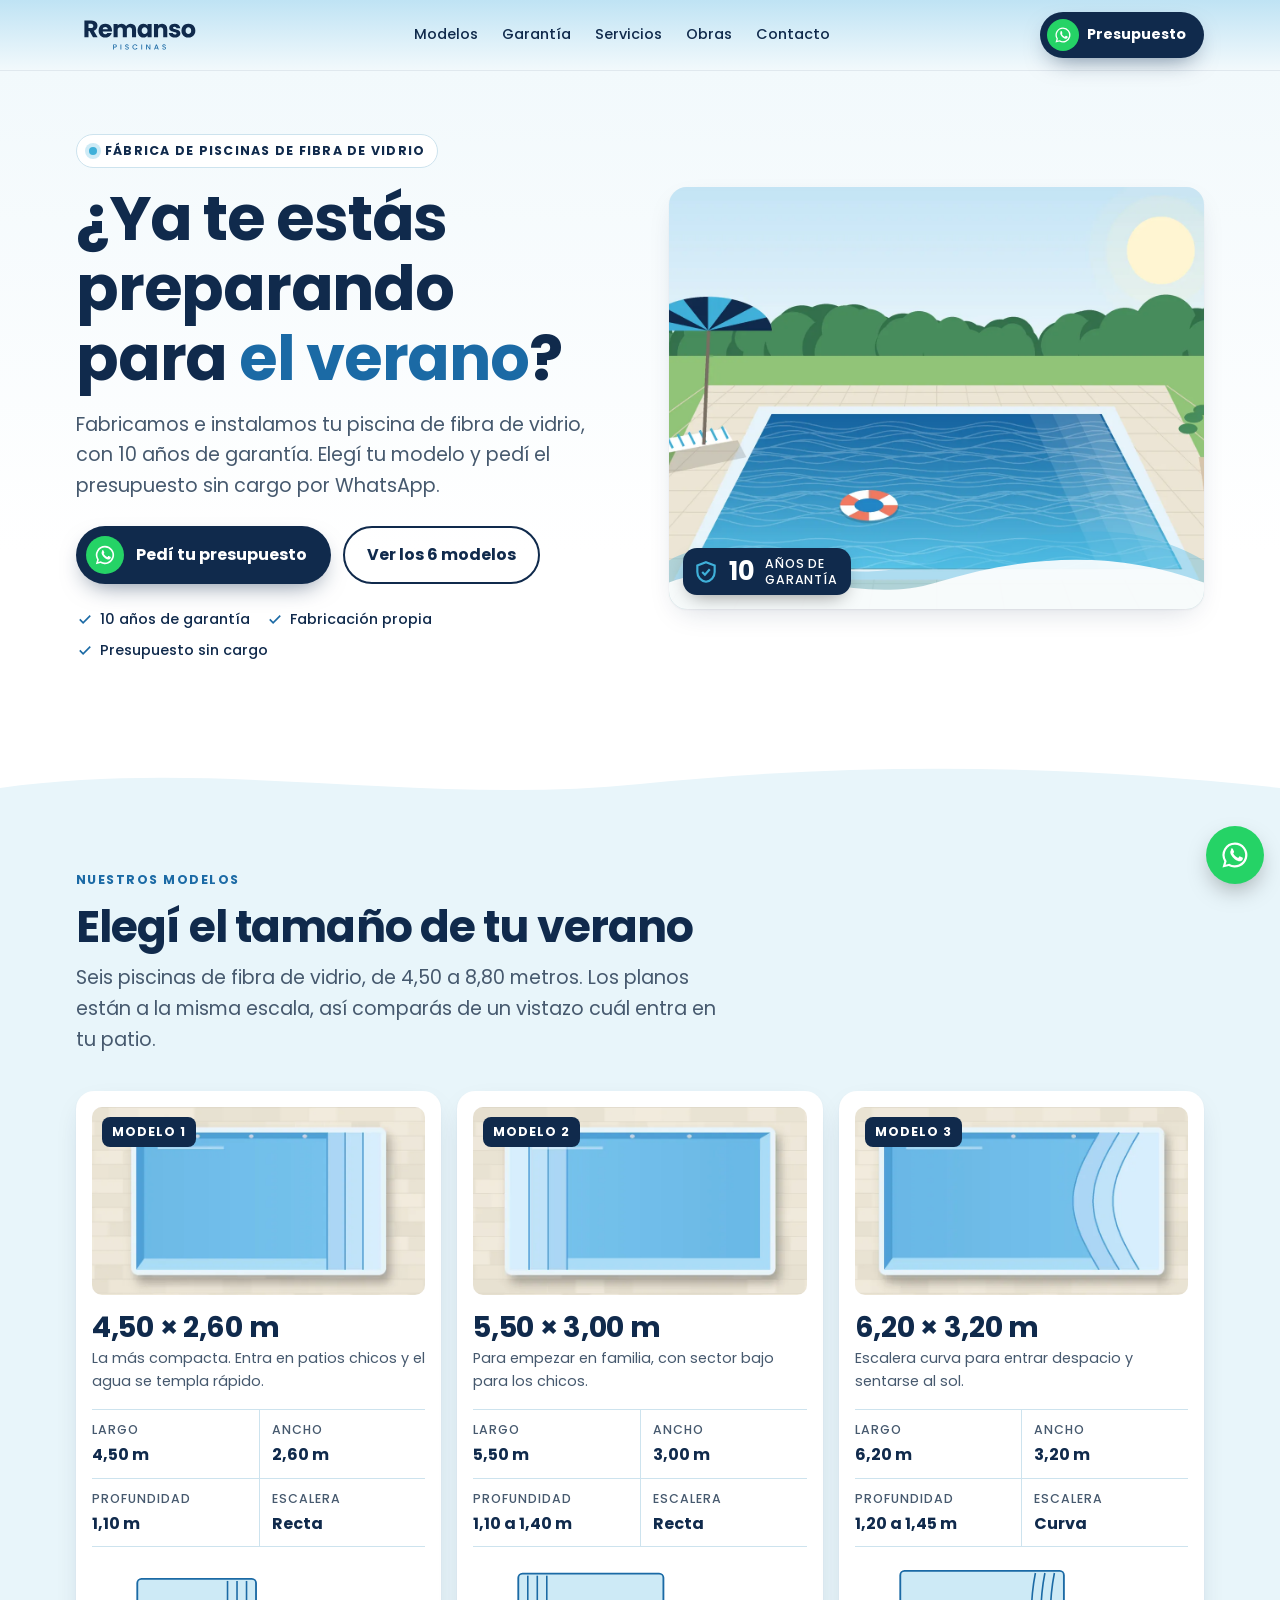
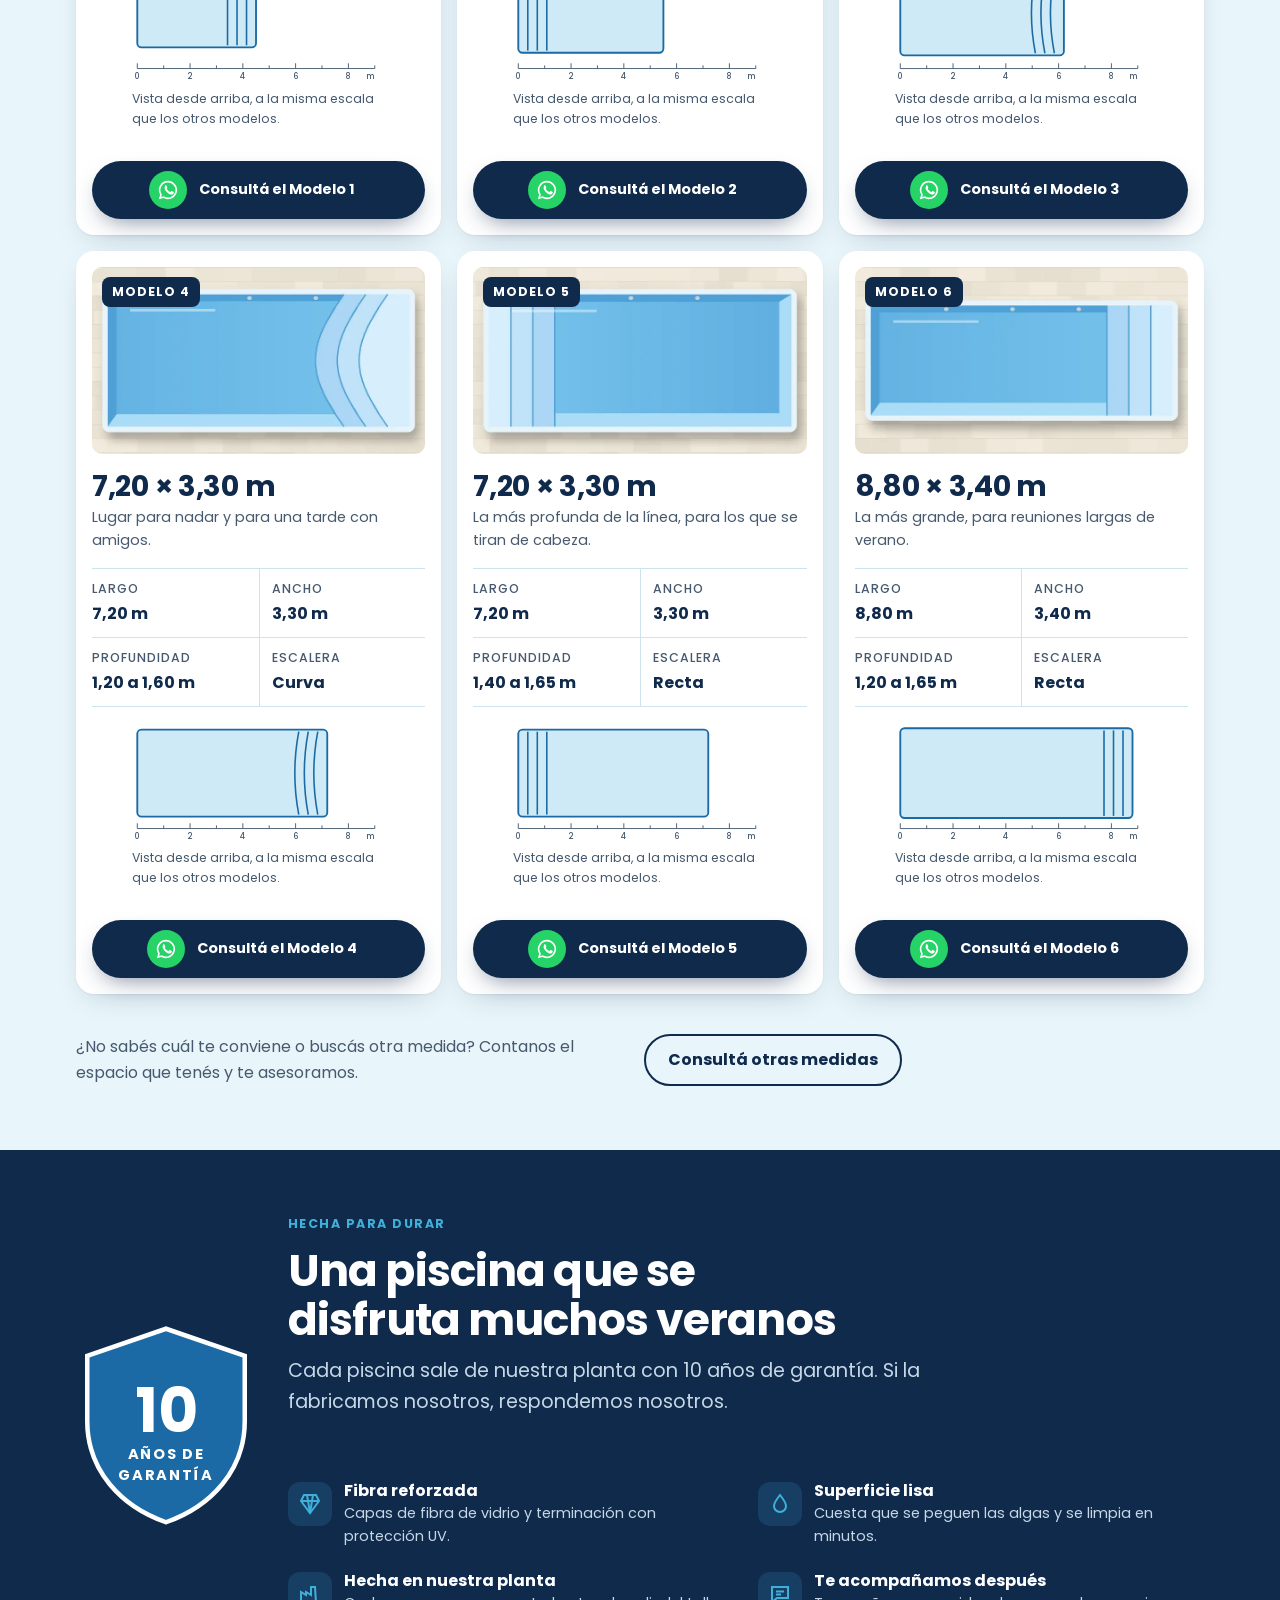
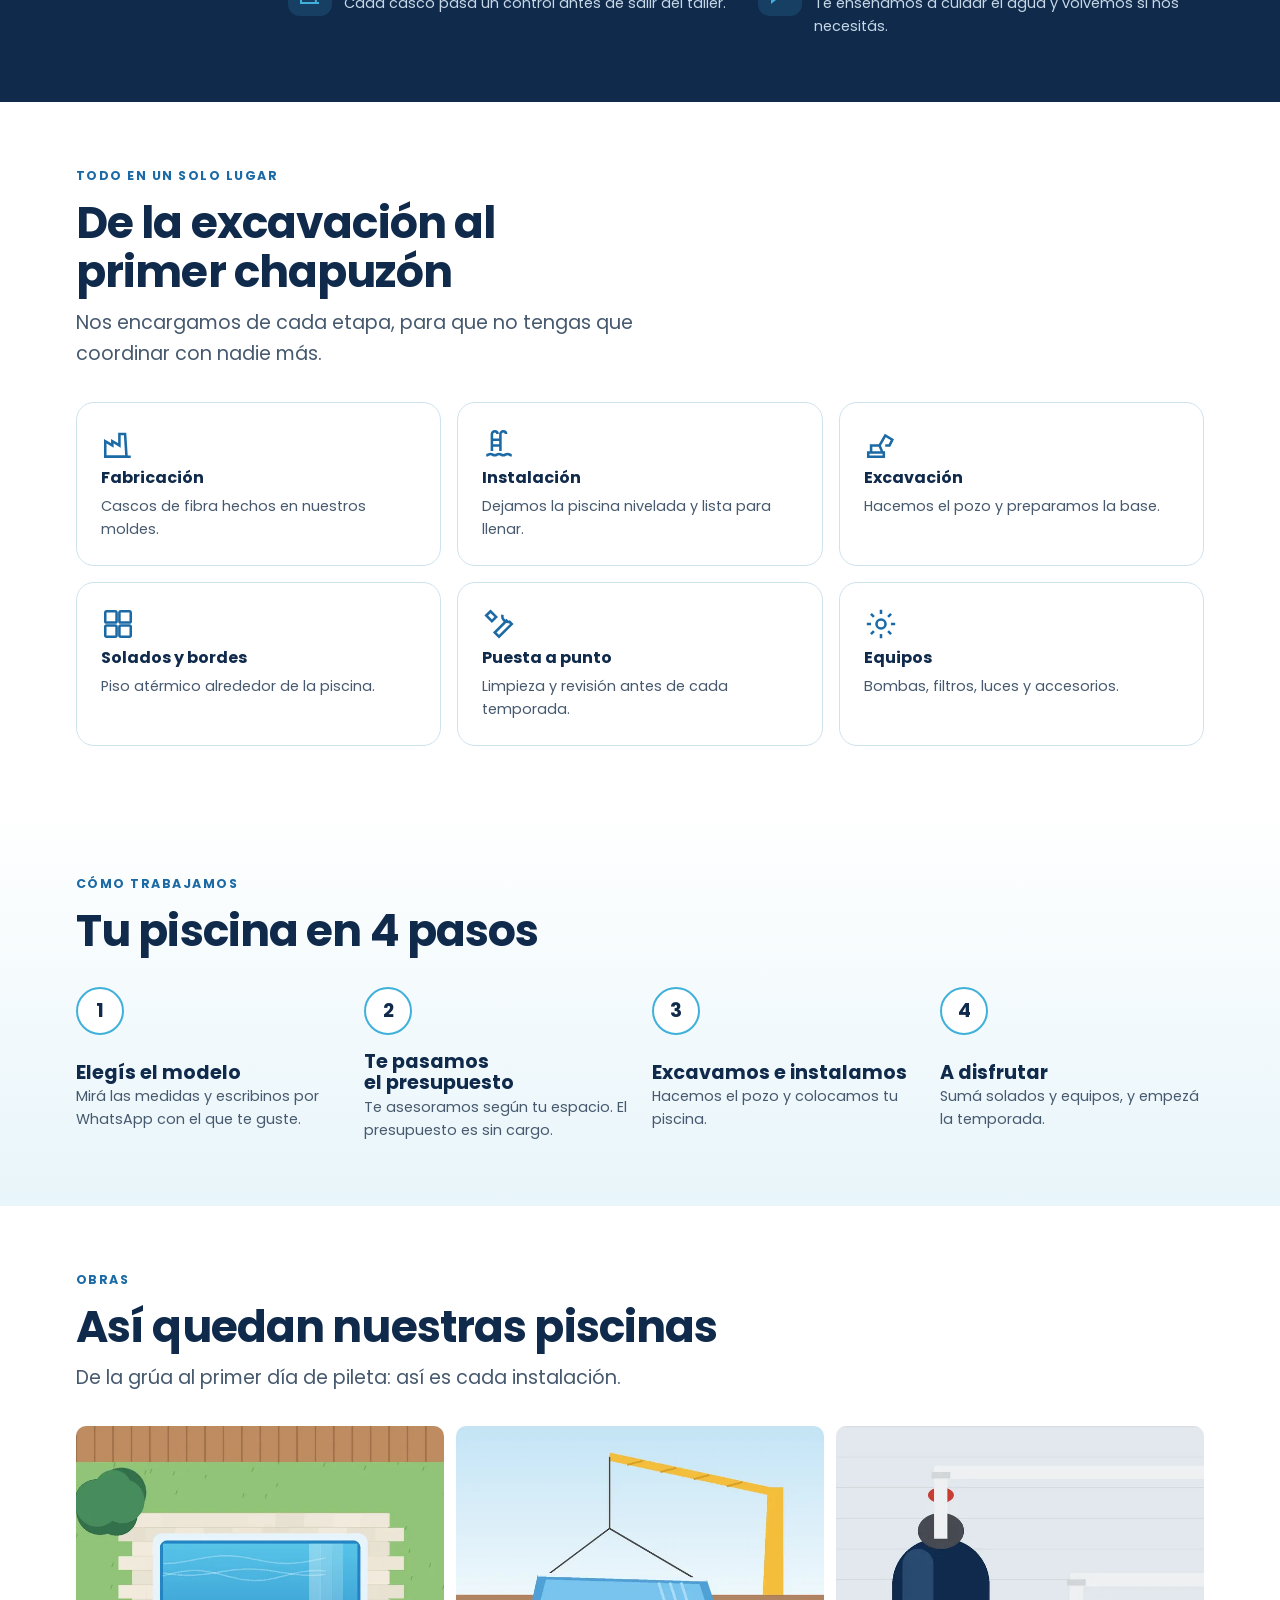
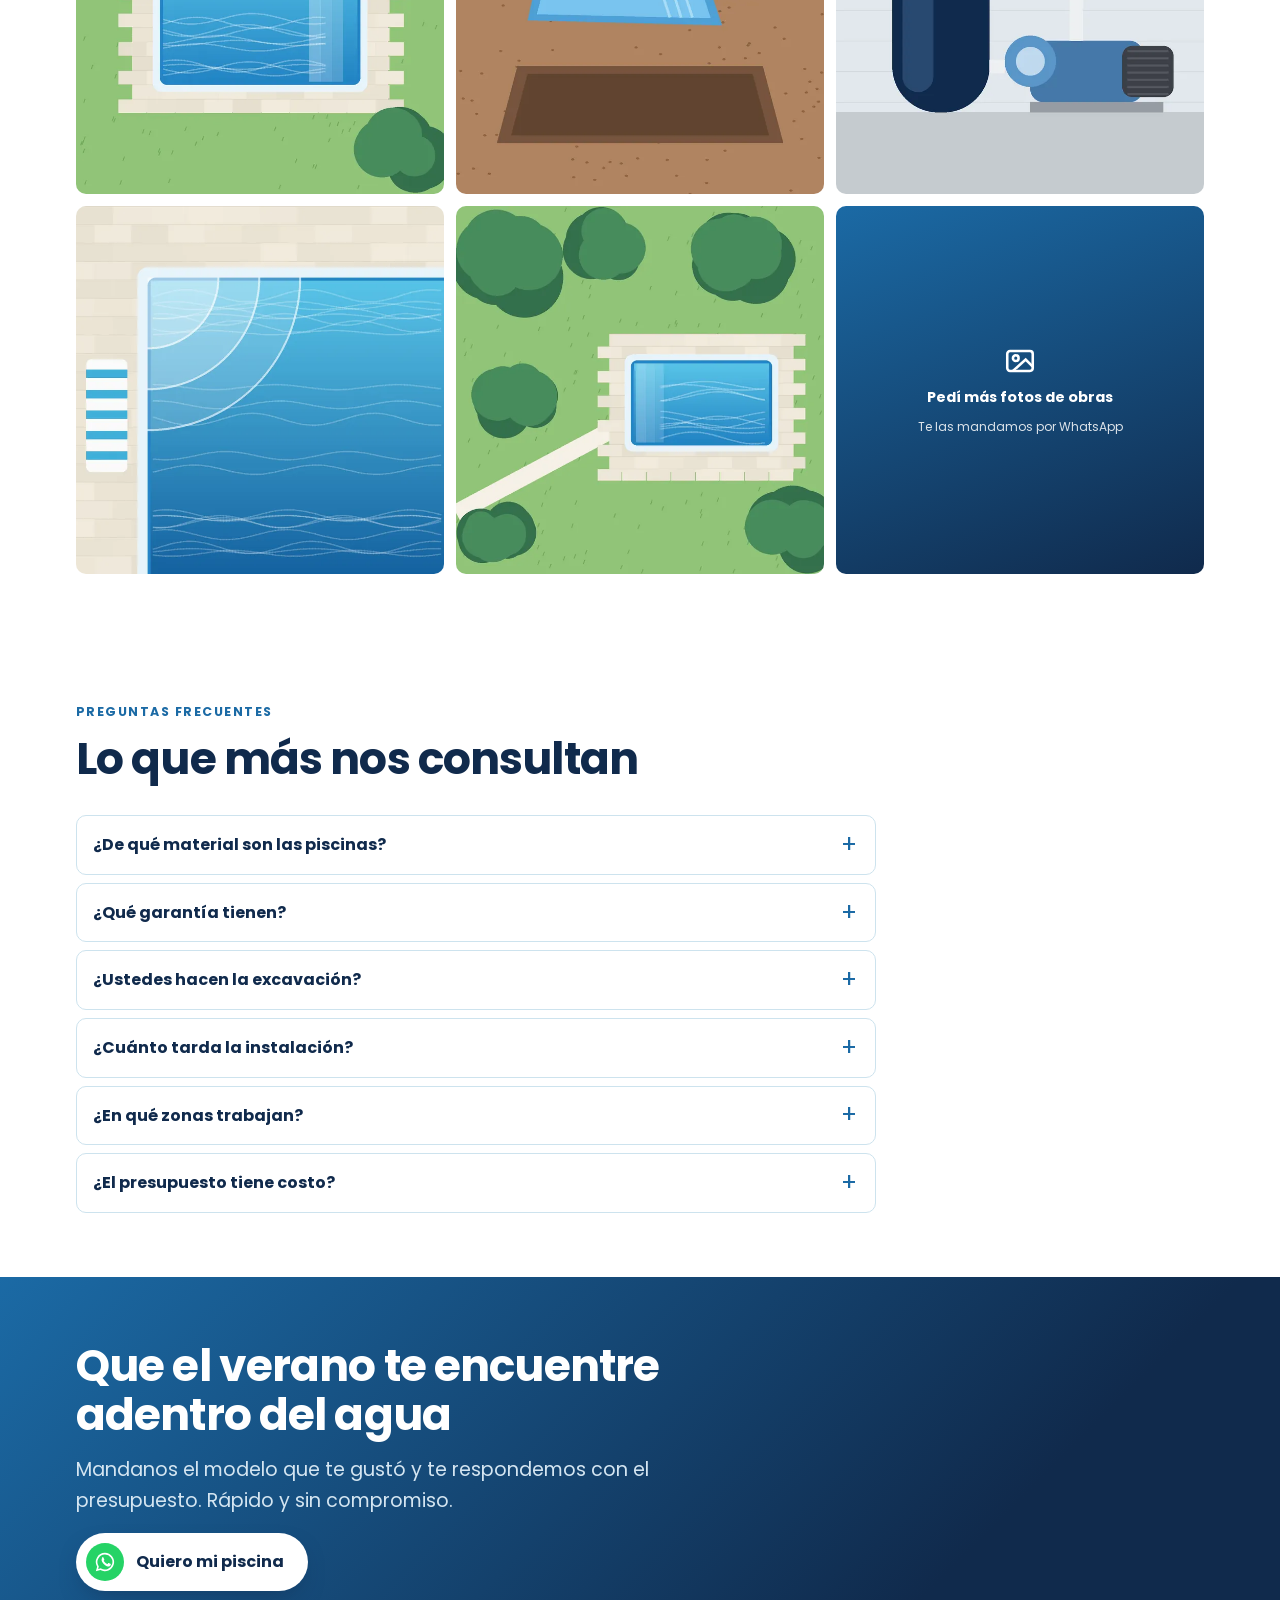
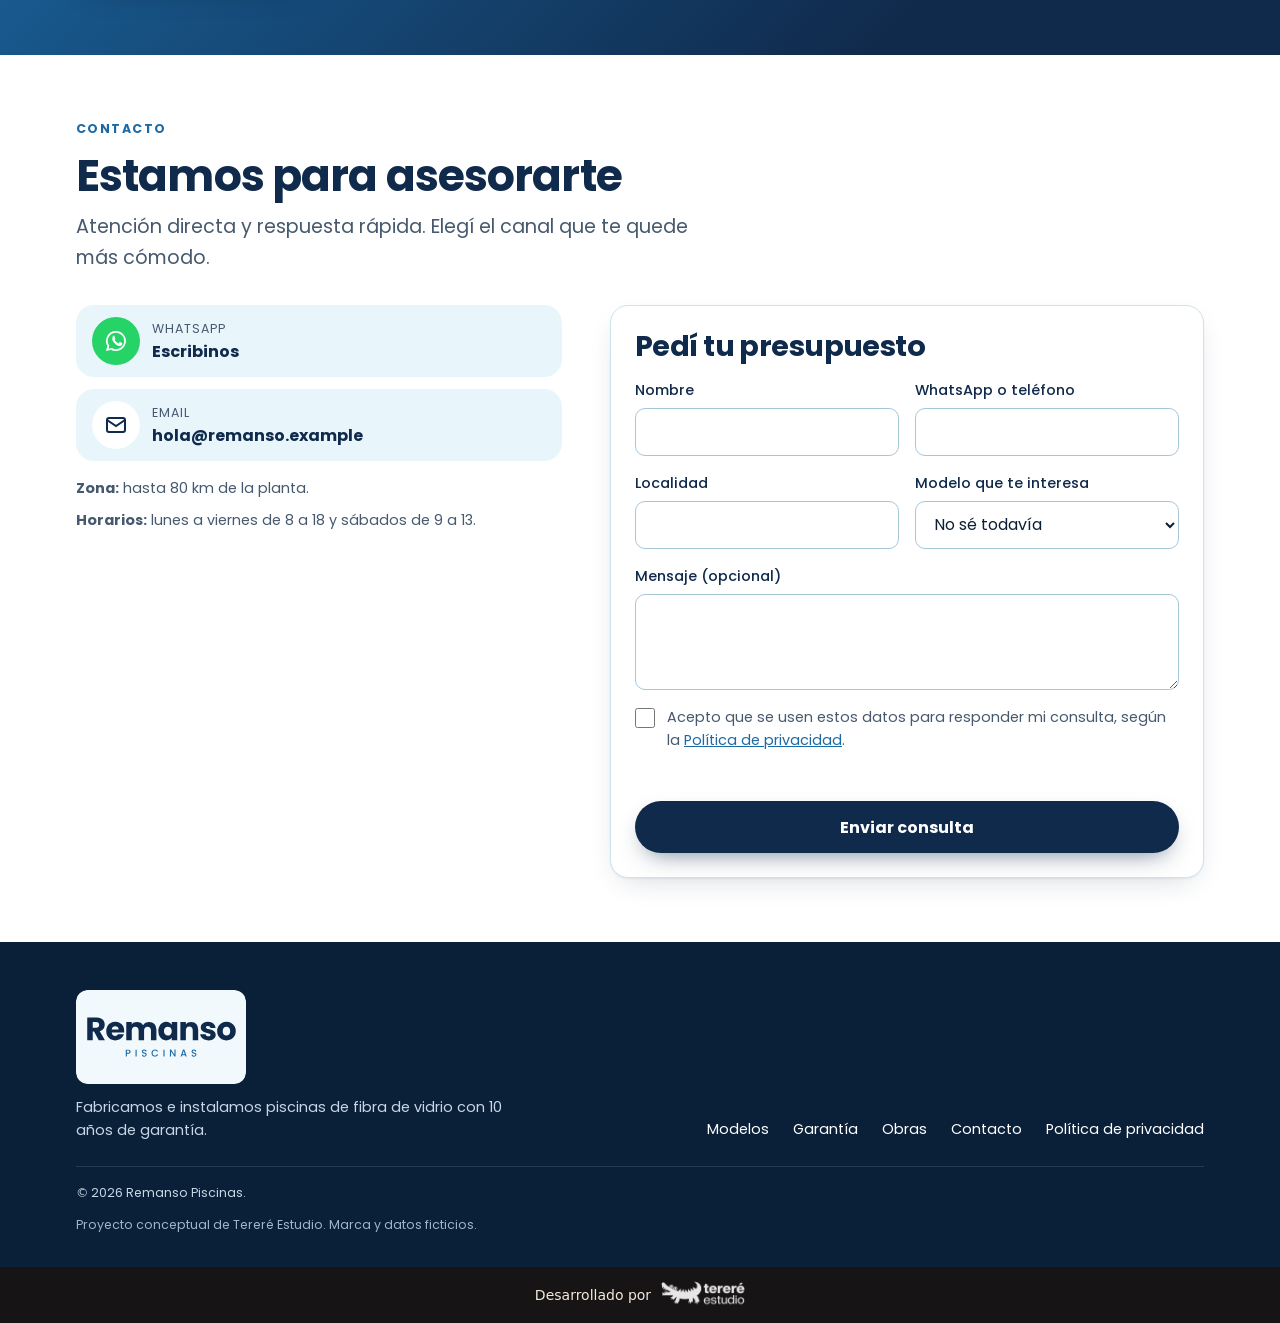
<file: sitio/index.html>
<!doctype html>
<html lang="es-AR">
<head>
<meta charset="utf-8">
<meta name="viewport" content="width=device-width, initial-scale=1, viewport-fit=cover">
<title>Piscinas de fibra de vidrio | Remanso Piscinas</title>
<meta name="description" content="Proyecto conceptual de Tereré Estudio: landing para una fábrica de piscinas de fibra de vidrio con 6 modelos, planos a escala y presupuesto por WhatsApp.">
<meta name="robots" content="noindex, nofollow">
<meta name="referrer" content="strict-origin-when-cross-origin">
<meta name="theme-color" content="#bfe3f4">
<link rel="preload" href="fonts/poppins-700.woff" as="font" type="font/woff" crossorigin>
<link rel="stylesheet" href="css/styles.css">
<meta property="og:type" content="website">
<meta property="og:locale" content="es_AR">
<meta property="og:site_name" content="Remanso Piscinas">
<meta property="og:title" content="Remanso Piscinas | Piscinas de fibra de vidrio">
<meta property="og:description" content="Proyecto conceptual de Tereré Estudio: landing para una fábrica de piscinas de fibra con 6 modelos y planos a escala.">
<meta property="og:image" content="img/og-remanso.webp">
<meta property="og:image:type" content="image/webp">
<meta property="og:image:width" content="1200">
<meta property="og:image:height" content="630">
<meta name="twitter:card" content="summary_large_image">
<link rel="preload" href="img/hero-piscina.webp" as="image" type="image/webp">
</head>
<body>
<a class="skip-link" href="#contenido">Saltar al contenido</a>

<!-- ============ HEADER ============ -->
<header class="site-header">
  <div class="wrap">
    <a class="brand" href="#inicio" aria-label="Remanso Piscinas, ir al inicio">
      <img src="img/logo-remanso.svg" width="360" height="198" loading="eager" decoding="async" alt="Remanso Piscinas">
    </a>
    <nav class="nav" aria-label="Secciones">
      <a href="#modelos">Modelos</a>
      <a href="#garantia">Garantía</a>
      <a href="#servicios">Servicios</a>
      <a href="#trabajos">Obras</a>
      <a href="#contacto">Contacto</a>
    </nav>
    <a class="btn btn-wa header-cta" href="https://wa.me/?text=Hola%2C%20quiero%20una%20p%C3%A1gina%20como%20esta.%20Vi%20la%20demo%20de%20Remanso%20Piscinas." target="_blank" rel="noopener noreferrer"><span class="wa-dot"><svg viewBox="0 0 24 24" aria-hidden="true"><path d="M12 2a10 10 0 0 0-8.6 15.1L2 22l5-1.3A10 10 0 1 0 12 2zm0 1.8a8.2 8.2 0 1 1-4.2 15.3l-.3-.2-3 .8.8-2.9-.2-.3A8.2 8.2 0 0 1 12 3.8z"/><path d="M8.6 7.2c.2-.4.4-.4.7-.4h.5c.2 0 .4 0 .6.5l.8 1.9c.1.2.1.4 0 .6l-.4.6c-.1.2-.3.3-.1.6.5.9 1.1 1.6 1.9 2.2.6.5 1.2.8 1.6 1 .3.1.4.1.6-.1l.7-.9c.2-.2.4-.2.6-.1l1.8.9c.3.1.4.2.4.4 0 .3 0 1-.4 1.5-.4.6-1.4 1.1-2.2 1.1-.9 0-2.3-.4-3.9-1.6a11 11 0 0 1-3-3.6c-.6-1.2-.7-2.2-.4-3 .2-.6.5-1 .6-1.1z"/></svg></span>Presupuesto</a>
  </div>
</header>

<main id="contenido">

<!-- ============ HERO ============ -->
<section class="hero" id="inicio" aria-labelledby="hero-title">
  <div class="wrap">
    <div class="hero-copy">
      <span class="hero-kicker">Fábrica de piscinas de fibra de vidrio</span>
      <h1 id="hero-title">¿Ya te estás preparando para <em>el verano</em>?</h1>
      <p class="hero-sub">Fabricamos e instalamos tu piscina de fibra de vidrio, con 10 años de garantía. Elegí tu modelo y pedí el presupuesto sin cargo por WhatsApp.</p>
      <div class="hero-actions">
        <a class="btn btn-wa" href="https://wa.me/?text=Hola%2C%20quiero%20una%20p%C3%A1gina%20como%20esta.%20Vi%20la%20demo%20de%20Remanso%20Piscinas." target="_blank" rel="noopener noreferrer"><span class="wa-dot"><svg viewBox="0 0 24 24" aria-hidden="true"><path d="M12 2a10 10 0 0 0-8.6 15.1L2 22l5-1.3A10 10 0 1 0 12 2zm0 1.8a8.2 8.2 0 1 1-4.2 15.3l-.3-.2-3 .8.8-2.9-.2-.3A8.2 8.2 0 0 1 12 3.8z"/><path d="M8.6 7.2c.2-.4.4-.4.7-.4h.5c.2 0 .4 0 .6.5l.8 1.9c.1.2.1.4 0 .6l-.4.6c-.1.2-.3.3-.1.6.5.9 1.1 1.6 1.9 2.2.6.5 1.2.8 1.6 1 .3.1.4.1.6-.1l.7-.9c.2-.2.4-.2.6-.1l1.8.9c.3.1.4.2.4.4 0 .3 0 1-.4 1.5-.4.6-1.4 1.1-2.2 1.1-.9 0-2.3-.4-3.9-1.6a11 11 0 0 1-3-3.6c-.6-1.2-.7-2.2-.4-3 .2-.6.5-1 .6-1.1z"/></svg></span>Pedí tu presupuesto</a>
        <a class="btn btn-ghost" href="#modelos">Ver los 6 modelos</a>
      </div>
      <ul class="trust" aria-label="Por qué elegirnos">
        <li><svg viewBox="0 0 24 24" aria-hidden="true"><path d="M5 12.5l4.5 4.5L19 7.5"/></svg>10 años de garantía</li>
        <li><svg viewBox="0 0 24 24" aria-hidden="true"><path d="M5 12.5l4.5 4.5L19 7.5"/></svg>Fabricación propia</li>
        <li><svg viewBox="0 0 24 24" aria-hidden="true"><path d="M5 12.5l4.5 4.5L19 7.5"/></svg>Presupuesto sin cargo</li>
      </ul>
    </div>
    <div class="hero-media">
      <img src="img/hero-piscina.webp" width="1600" height="1000" loading="eager" decoding="async" fetchpriority="high" alt="Ilustración de una piscina celeste en un jardín soleado, con reposera, sombrilla y salvavidas">
      <svg class="hero-waves" viewBox="0 0 1200 100" preserveAspectRatio="none" aria-hidden="true">
        <g class="w"><path class="wave-a" d="M0 55 C150 20 300 90 600 55 S1050 20 1200 55 C1350 20 1500 90 1800 55 S2250 20 2400 55 V100 H0Z"/></g>
        <g class="w w2"><path class="wave-b" d="M0 75 C200 45 400 100 600 75 S1000 45 1200 75 C1400 45 1600 100 1800 75 S2200 45 2400 75 V100 H0Z"/></g>
      </svg>
      <div class="hero-badge"><svg viewBox="0 0 24 24" aria-hidden="true"><path d="M12 3l8 3v6c0 4.5-3.4 8.3-8 9-4.6-.7-8-4.5-8-9V6z"/><path d="M8.5 12l2.5 2.5 4.5-5"/></svg><strong>10</strong><span>años de<br>garantía</span></div>
    </div>
  </div>
</section>

<!-- ============ MODELOS ============ -->
<svg class="wave-divider" viewBox="0 0 1200 48" preserveAspectRatio="none" aria-hidden="true"><path d="M0 30 C200 0 400 48 600 26 S1000 6 1200 30 V48 H0Z"/></svg>
<section class="section models" id="modelos" aria-labelledby="modelos-title">
  <div class="wrap">
    <div class="section-head">
      <span class="eyebrow">Nuestros modelos</span>
      <h2 class="section-title" id="modelos-title">Elegí el tamaño de tu verano</h2>
      <p class="lead">Seis piscinas de fibra de vidrio, de 4,50 a 8,80 metros. Los planos están a la misma escala, así comparás de un vistazo cuál entra en tu patio.</p>
    </div>
    <p class="models-hint"><svg viewBox="0 0 24 24" aria-hidden="true"><path d="M4 12h15M15 8l4 4-4 4"/></svg>Deslizá para ver los 6 modelos</p>
    <ul class="model-list">
        <li class="model" id="modelo-1">
          <article class="model-card" aria-labelledby="m1-t">
            <div class="model-photo">
              <img src="img/modelo-1.webp" width="800" height="420" loading="lazy" decoding="async" alt="Ilustración del Modelo 1: casco de fibra de vidrio visto desde arriba, con escalera recta">
              <span class="model-tag">Modelo 1</span>
            </div>
            <div class="model-head">
              <h3 class="model-size" id="m1-t"><span class="visually-hidden">Modelo 1: </span>4,50 × 2,60 m</h3>
              <p class="model-claim">La más compacta. Entra en patios chicos y el agua se templa rápido.</p>
            </div>
            <div class="model-body">
              <dl class="model-specs">
                <div><dt>Largo</dt><dd>4,50 m</dd></div>
                <div><dt>Ancho</dt><dd>2,60 m</dd></div>
                <div><dt>Profundidad</dt><dd>1,10 m</dd></div>
                <div><dt>Escalera</dt><dd>Recta</dd></div>
              </dl>
              <figure class="model-plan">
                <svg viewBox="0 0 96 46" role="img" aria-label="Plano en planta del Modelo 1: 4,50 por 2,60 metros, escalera recta"><rect class="plan-pool" x="2" y="6.0" width="45.0" height="26.0" rx="1.6"/><line class="plan-step" x1="43.4" y1="6.8" x2="43.4" y2="31.2"/><line class="plan-step" x1="39.8" y1="6.8" x2="39.8" y2="31.2"/><line class="plan-step" x1="36.2" y1="6.8" x2="36.2" y2="31.2"/><line class="plan-ruler" x1="2" y1="40" x2="92" y2="40"/><line class="plan-ruler" x1="2" y1="38" x2="2" y2="40"/><text class="plan-label" x="2" y="44" text-anchor="middle">0</text><line class="plan-ruler" x1="12" y1="38.8" x2="12" y2="40"/><line class="plan-ruler" x1="22" y1="38" x2="22" y2="40"/><text class="plan-label" x="22" y="44" text-anchor="middle">2</text><line class="plan-ruler" x1="32" y1="38.8" x2="32" y2="40"/><line class="plan-ruler" x1="42" y1="38" x2="42" y2="40"/><text class="plan-label" x="42" y="44" text-anchor="middle">4</text><line class="plan-ruler" x1="52" y1="38.8" x2="52" y2="40"/><line class="plan-ruler" x1="62" y1="38" x2="62" y2="40"/><text class="plan-label" x="62" y="44" text-anchor="middle">6</text><line class="plan-ruler" x1="72" y1="38.8" x2="72" y2="40"/><line class="plan-ruler" x1="82" y1="38" x2="82" y2="40"/><text class="plan-label" x="82" y="44" text-anchor="middle">8</text><line class="plan-ruler" x1="92" y1="38.8" x2="92" y2="40"/><text class="plan-label" x="92" y="44" text-anchor="end">m</text></svg>
                <figcaption>Vista desde arriba, a la misma escala que los otros modelos.</figcaption>
              </figure>
            </div>
            <a class="btn btn-wa" href="https://wa.me/?text=Hola%2C%20quiero%20una%20p%C3%A1gina%20como%20esta.%20Vi%20la%20demo%20de%20Remanso%20Piscinas." target="_blank" rel="noopener noreferrer"><span class="wa-dot"><svg viewBox="0 0 24 24" aria-hidden="true"><path d="M12 2a10 10 0 0 0-8.6 15.1L2 22l5-1.3A10 10 0 1 0 12 2zm0 1.8a8.2 8.2 0 1 1-4.2 15.3l-.3-.2-3 .8.8-2.9-.2-.3A8.2 8.2 0 0 1 12 3.8z"/><path d="M8.6 7.2c.2-.4.4-.4.7-.4h.5c.2 0 .4 0 .6.5l.8 1.9c.1.2.1.4 0 .6l-.4.6c-.1.2-.3.3-.1.6.5.9 1.1 1.6 1.9 2.2.6.5 1.2.8 1.6 1 .3.1.4.1.6-.1l.7-.9c.2-.2.4-.2.6-.1l1.8.9c.3.1.4.2.4.4 0 .3 0 1-.4 1.5-.4.6-1.4 1.1-2.2 1.1-.9 0-2.3-.4-3.9-1.6a11 11 0 0 1-3-3.6c-.6-1.2-.7-2.2-.4-3 .2-.6.5-1 .6-1.1z"/></svg></span>Consultá el Modelo 1</a>
          </article>
        </li>
        <li class="model" id="modelo-2">
          <article class="model-card" aria-labelledby="m2-t">
            <div class="model-photo">
              <img src="img/modelo-2.webp" width="800" height="420" loading="lazy" decoding="async" alt="Ilustración del Modelo 2: casco de fibra de vidrio visto desde arriba, con escalera recta">
              <span class="model-tag">Modelo 2</span>
            </div>
            <div class="model-head">
              <h3 class="model-size" id="m2-t"><span class="visually-hidden">Modelo 2: </span>5,50 × 3,00 m</h3>
              <p class="model-claim">Para empezar en familia, con sector bajo para los chicos.</p>
            </div>
            <div class="model-body">
              <dl class="model-specs">
                <div><dt>Largo</dt><dd>5,50 m</dd></div>
                <div><dt>Ancho</dt><dd>3,00 m</dd></div>
                <div><dt>Profundidad</dt><dd>1,10 a 1,40 m</dd></div>
                <div><dt>Escalera</dt><dd>Recta</dd></div>
              </dl>
              <figure class="model-plan">
                <svg viewBox="0 0 96 46" role="img" aria-label="Plano en planta del Modelo 2: 5,50 por 3,00 metros, escalera recta"><rect class="plan-pool" x="2" y="4.0" width="55.0" height="30.0" rx="1.6"/><line class="plan-step" x1="5.6" y1="4.8" x2="5.6" y2="33.2"/><line class="plan-step" x1="9.2" y1="4.8" x2="9.2" y2="33.2"/><line class="plan-step" x1="12.8" y1="4.8" x2="12.8" y2="33.2"/><line class="plan-ruler" x1="2" y1="40" x2="92" y2="40"/><line class="plan-ruler" x1="2" y1="38" x2="2" y2="40"/><text class="plan-label" x="2" y="44" text-anchor="middle">0</text><line class="plan-ruler" x1="12" y1="38.8" x2="12" y2="40"/><line class="plan-ruler" x1="22" y1="38" x2="22" y2="40"/><text class="plan-label" x="22" y="44" text-anchor="middle">2</text><line class="plan-ruler" x1="32" y1="38.8" x2="32" y2="40"/><line class="plan-ruler" x1="42" y1="38" x2="42" y2="40"/><text class="plan-label" x="42" y="44" text-anchor="middle">4</text><line class="plan-ruler" x1="52" y1="38.8" x2="52" y2="40"/><line class="plan-ruler" x1="62" y1="38" x2="62" y2="40"/><text class="plan-label" x="62" y="44" text-anchor="middle">6</text><line class="plan-ruler" x1="72" y1="38.8" x2="72" y2="40"/><line class="plan-ruler" x1="82" y1="38" x2="82" y2="40"/><text class="plan-label" x="82" y="44" text-anchor="middle">8</text><line class="plan-ruler" x1="92" y1="38.8" x2="92" y2="40"/><text class="plan-label" x="92" y="44" text-anchor="end">m</text></svg>
                <figcaption>Vista desde arriba, a la misma escala que los otros modelos.</figcaption>
              </figure>
            </div>
            <a class="btn btn-wa" href="https://wa.me/?text=Hola%2C%20quiero%20una%20p%C3%A1gina%20como%20esta.%20Vi%20la%20demo%20de%20Remanso%20Piscinas." target="_blank" rel="noopener noreferrer"><span class="wa-dot"><svg viewBox="0 0 24 24" aria-hidden="true"><path d="M12 2a10 10 0 0 0-8.6 15.1L2 22l5-1.3A10 10 0 1 0 12 2zm0 1.8a8.2 8.2 0 1 1-4.2 15.3l-.3-.2-3 .8.8-2.9-.2-.3A8.2 8.2 0 0 1 12 3.8z"/><path d="M8.6 7.2c.2-.4.4-.4.7-.4h.5c.2 0 .4 0 .6.5l.8 1.9c.1.2.1.4 0 .6l-.4.6c-.1.2-.3.3-.1.6.5.9 1.1 1.6 1.9 2.2.6.5 1.2.8 1.6 1 .3.1.4.1.6-.1l.7-.9c.2-.2.4-.2.6-.1l1.8.9c.3.1.4.2.4.4 0 .3 0 1-.4 1.5-.4.6-1.4 1.1-2.2 1.1-.9 0-2.3-.4-3.9-1.6a11 11 0 0 1-3-3.6c-.6-1.2-.7-2.2-.4-3 .2-.6.5-1 .6-1.1z"/></svg></span>Consultá el Modelo 2</a>
          </article>
        </li>
        <li class="model" id="modelo-3">
          <article class="model-card" aria-labelledby="m3-t">
            <div class="model-photo">
              <img src="img/modelo-3.webp" width="800" height="420" loading="lazy" decoding="async" alt="Ilustración del Modelo 3: casco de fibra de vidrio visto desde arriba, con escalera curva">
              <span class="model-tag">Modelo 3</span>
            </div>
            <div class="model-head">
              <h3 class="model-size" id="m3-t"><span class="visually-hidden">Modelo 3: </span>6,20 × 3,20 m</h3>
              <p class="model-claim">Escalera curva para entrar despacio y sentarse al sol.</p>
            </div>
            <div class="model-body">
              <dl class="model-specs">
                <div><dt>Largo</dt><dd>6,20 m</dd></div>
                <div><dt>Ancho</dt><dd>3,20 m</dd></div>
                <div><dt>Profundidad</dt><dd>1,20 a 1,45 m</dd></div>
                <div><dt>Escalera</dt><dd>Curva</dd></div>
              </dl>
              <figure class="model-plan">
                <svg viewBox="0 0 96 46" role="img" aria-label="Plano en planta del Modelo 3: 6,20 por 3,20 metros, escalera curva"><rect class="plan-pool" x="2" y="3.0" width="62.0" height="32.0" rx="1.6"/><path class="plan-step" d="M60.4 3.8 Q57.4 19.0 60.4 34.2"/><path class="plan-step" d="M56.8 3.8 Q53.8 19.0 56.8 34.2"/><path class="plan-step" d="M53.2 3.8 Q50.2 19.0 53.2 34.2"/><line class="plan-ruler" x1="2" y1="40" x2="92" y2="40"/><line class="plan-ruler" x1="2" y1="38" x2="2" y2="40"/><text class="plan-label" x="2" y="44" text-anchor="middle">0</text><line class="plan-ruler" x1="12" y1="38.8" x2="12" y2="40"/><line class="plan-ruler" x1="22" y1="38" x2="22" y2="40"/><text class="plan-label" x="22" y="44" text-anchor="middle">2</text><line class="plan-ruler" x1="32" y1="38.8" x2="32" y2="40"/><line class="plan-ruler" x1="42" y1="38" x2="42" y2="40"/><text class="plan-label" x="42" y="44" text-anchor="middle">4</text><line class="plan-ruler" x1="52" y1="38.8" x2="52" y2="40"/><line class="plan-ruler" x1="62" y1="38" x2="62" y2="40"/><text class="plan-label" x="62" y="44" text-anchor="middle">6</text><line class="plan-ruler" x1="72" y1="38.8" x2="72" y2="40"/><line class="plan-ruler" x1="82" y1="38" x2="82" y2="40"/><text class="plan-label" x="82" y="44" text-anchor="middle">8</text><line class="plan-ruler" x1="92" y1="38.8" x2="92" y2="40"/><text class="plan-label" x="92" y="44" text-anchor="end">m</text></svg>
                <figcaption>Vista desde arriba, a la misma escala que los otros modelos.</figcaption>
              </figure>
            </div>
            <a class="btn btn-wa" href="https://wa.me/?text=Hola%2C%20quiero%20una%20p%C3%A1gina%20como%20esta.%20Vi%20la%20demo%20de%20Remanso%20Piscinas." target="_blank" rel="noopener noreferrer"><span class="wa-dot"><svg viewBox="0 0 24 24" aria-hidden="true"><path d="M12 2a10 10 0 0 0-8.6 15.1L2 22l5-1.3A10 10 0 1 0 12 2zm0 1.8a8.2 8.2 0 1 1-4.2 15.3l-.3-.2-3 .8.8-2.9-.2-.3A8.2 8.2 0 0 1 12 3.8z"/><path d="M8.6 7.2c.2-.4.4-.4.7-.4h.5c.2 0 .4 0 .6.5l.8 1.9c.1.2.1.4 0 .6l-.4.6c-.1.2-.3.3-.1.6.5.9 1.1 1.6 1.9 2.2.6.5 1.2.8 1.6 1 .3.1.4.1.6-.1l.7-.9c.2-.2.4-.2.6-.1l1.8.9c.3.1.4.2.4.4 0 .3 0 1-.4 1.5-.4.6-1.4 1.1-2.2 1.1-.9 0-2.3-.4-3.9-1.6a11 11 0 0 1-3-3.6c-.6-1.2-.7-2.2-.4-3 .2-.6.5-1 .6-1.1z"/></svg></span>Consultá el Modelo 3</a>
          </article>
        </li>
        <li class="model" id="modelo-4">
          <article class="model-card" aria-labelledby="m4-t">
            <div class="model-photo">
              <img src="img/modelo-4.webp" width="800" height="420" loading="lazy" decoding="async" alt="Ilustración del Modelo 4: casco de fibra de vidrio visto desde arriba, con escalera curva">
              <span class="model-tag">Modelo 4</span>
            </div>
            <div class="model-head">
              <h3 class="model-size" id="m4-t"><span class="visually-hidden">Modelo 4: </span>7,20 × 3,30 m</h3>
              <p class="model-claim">Lugar para nadar y para una tarde con amigos.</p>
            </div>
            <div class="model-body">
              <dl class="model-specs">
                <div><dt>Largo</dt><dd>7,20 m</dd></div>
                <div><dt>Ancho</dt><dd>3,30 m</dd></div>
                <div><dt>Profundidad</dt><dd>1,20 a 1,60 m</dd></div>
                <div><dt>Escalera</dt><dd>Curva</dd></div>
              </dl>
              <figure class="model-plan">
                <svg viewBox="0 0 96 46" role="img" aria-label="Plano en planta del Modelo 4: 7,20 por 3,30 metros, escalera curva"><rect class="plan-pool" x="2" y="2.5" width="72.0" height="33.0" rx="1.6"/><path class="plan-step" d="M70.4 3.3 Q67.4 19.0 70.4 34.7"/><path class="plan-step" d="M66.8 3.3 Q63.8 19.0 66.8 34.7"/><path class="plan-step" d="M63.2 3.3 Q60.2 19.0 63.2 34.7"/><line class="plan-ruler" x1="2" y1="40" x2="92" y2="40"/><line class="plan-ruler" x1="2" y1="38" x2="2" y2="40"/><text class="plan-label" x="2" y="44" text-anchor="middle">0</text><line class="plan-ruler" x1="12" y1="38.8" x2="12" y2="40"/><line class="plan-ruler" x1="22" y1="38" x2="22" y2="40"/><text class="plan-label" x="22" y="44" text-anchor="middle">2</text><line class="plan-ruler" x1="32" y1="38.8" x2="32" y2="40"/><line class="plan-ruler" x1="42" y1="38" x2="42" y2="40"/><text class="plan-label" x="42" y="44" text-anchor="middle">4</text><line class="plan-ruler" x1="52" y1="38.8" x2="52" y2="40"/><line class="plan-ruler" x1="62" y1="38" x2="62" y2="40"/><text class="plan-label" x="62" y="44" text-anchor="middle">6</text><line class="plan-ruler" x1="72" y1="38.8" x2="72" y2="40"/><line class="plan-ruler" x1="82" y1="38" x2="82" y2="40"/><text class="plan-label" x="82" y="44" text-anchor="middle">8</text><line class="plan-ruler" x1="92" y1="38.8" x2="92" y2="40"/><text class="plan-label" x="92" y="44" text-anchor="end">m</text></svg>
                <figcaption>Vista desde arriba, a la misma escala que los otros modelos.</figcaption>
              </figure>
            </div>
            <a class="btn btn-wa" href="https://wa.me/?text=Hola%2C%20quiero%20una%20p%C3%A1gina%20como%20esta.%20Vi%20la%20demo%20de%20Remanso%20Piscinas." target="_blank" rel="noopener noreferrer"><span class="wa-dot"><svg viewBox="0 0 24 24" aria-hidden="true"><path d="M12 2a10 10 0 0 0-8.6 15.1L2 22l5-1.3A10 10 0 1 0 12 2zm0 1.8a8.2 8.2 0 1 1-4.2 15.3l-.3-.2-3 .8.8-2.9-.2-.3A8.2 8.2 0 0 1 12 3.8z"/><path d="M8.6 7.2c.2-.4.4-.4.7-.4h.5c.2 0 .4 0 .6.5l.8 1.9c.1.2.1.4 0 .6l-.4.6c-.1.2-.3.3-.1.6.5.9 1.1 1.6 1.9 2.2.6.5 1.2.8 1.6 1 .3.1.4.1.6-.1l.7-.9c.2-.2.4-.2.6-.1l1.8.9c.3.1.4.2.4.4 0 .3 0 1-.4 1.5-.4.6-1.4 1.1-2.2 1.1-.9 0-2.3-.4-3.9-1.6a11 11 0 0 1-3-3.6c-.6-1.2-.7-2.2-.4-3 .2-.6.5-1 .6-1.1z"/></svg></span>Consultá el Modelo 4</a>
          </article>
        </li>
        <li class="model" id="modelo-5">
          <article class="model-card" aria-labelledby="m5-t">
            <div class="model-photo">
              <img src="img/modelo-5.webp" width="800" height="420" loading="lazy" decoding="async" alt="Ilustración del Modelo 5: casco de fibra de vidrio visto desde arriba, con escalera recta">
              <span class="model-tag">Modelo 5</span>
            </div>
            <div class="model-head">
              <h3 class="model-size" id="m5-t"><span class="visually-hidden">Modelo 5: </span>7,20 × 3,30 m</h3>
              <p class="model-claim">La más profunda de la línea, para los que se tiran de cabeza.</p>
            </div>
            <div class="model-body">
              <dl class="model-specs">
                <div><dt>Largo</dt><dd>7,20 m</dd></div>
                <div><dt>Ancho</dt><dd>3,30 m</dd></div>
                <div><dt>Profundidad</dt><dd>1,40 a 1,65 m</dd></div>
                <div><dt>Escalera</dt><dd>Recta</dd></div>
              </dl>
              <figure class="model-plan">
                <svg viewBox="0 0 96 46" role="img" aria-label="Plano en planta del Modelo 5: 7,20 por 3,30 metros, escalera recta"><rect class="plan-pool" x="2" y="2.5" width="72.0" height="33.0" rx="1.6"/><line class="plan-step" x1="5.6" y1="3.3" x2="5.6" y2="34.7"/><line class="plan-step" x1="9.2" y1="3.3" x2="9.2" y2="34.7"/><line class="plan-step" x1="12.8" y1="3.3" x2="12.8" y2="34.7"/><line class="plan-ruler" x1="2" y1="40" x2="92" y2="40"/><line class="plan-ruler" x1="2" y1="38" x2="2" y2="40"/><text class="plan-label" x="2" y="44" text-anchor="middle">0</text><line class="plan-ruler" x1="12" y1="38.8" x2="12" y2="40"/><line class="plan-ruler" x1="22" y1="38" x2="22" y2="40"/><text class="plan-label" x="22" y="44" text-anchor="middle">2</text><line class="plan-ruler" x1="32" y1="38.8" x2="32" y2="40"/><line class="plan-ruler" x1="42" y1="38" x2="42" y2="40"/><text class="plan-label" x="42" y="44" text-anchor="middle">4</text><line class="plan-ruler" x1="52" y1="38.8" x2="52" y2="40"/><line class="plan-ruler" x1="62" y1="38" x2="62" y2="40"/><text class="plan-label" x="62" y="44" text-anchor="middle">6</text><line class="plan-ruler" x1="72" y1="38.8" x2="72" y2="40"/><line class="plan-ruler" x1="82" y1="38" x2="82" y2="40"/><text class="plan-label" x="82" y="44" text-anchor="middle">8</text><line class="plan-ruler" x1="92" y1="38.8" x2="92" y2="40"/><text class="plan-label" x="92" y="44" text-anchor="end">m</text></svg>
                <figcaption>Vista desde arriba, a la misma escala que los otros modelos.</figcaption>
              </figure>
            </div>
            <a class="btn btn-wa" href="https://wa.me/?text=Hola%2C%20quiero%20una%20p%C3%A1gina%20como%20esta.%20Vi%20la%20demo%20de%20Remanso%20Piscinas." target="_blank" rel="noopener noreferrer"><span class="wa-dot"><svg viewBox="0 0 24 24" aria-hidden="true"><path d="M12 2a10 10 0 0 0-8.6 15.1L2 22l5-1.3A10 10 0 1 0 12 2zm0 1.8a8.2 8.2 0 1 1-4.2 15.3l-.3-.2-3 .8.8-2.9-.2-.3A8.2 8.2 0 0 1 12 3.8z"/><path d="M8.6 7.2c.2-.4.4-.4.7-.4h.5c.2 0 .4 0 .6.5l.8 1.9c.1.2.1.4 0 .6l-.4.6c-.1.2-.3.3-.1.6.5.9 1.1 1.6 1.9 2.2.6.5 1.2.8 1.6 1 .3.1.4.1.6-.1l.7-.9c.2-.2.4-.2.6-.1l1.8.9c.3.1.4.2.4.4 0 .3 0 1-.4 1.5-.4.6-1.4 1.1-2.2 1.1-.9 0-2.3-.4-3.9-1.6a11 11 0 0 1-3-3.6c-.6-1.2-.7-2.2-.4-3 .2-.6.5-1 .6-1.1z"/></svg></span>Consultá el Modelo 5</a>
          </article>
        </li>
        <li class="model" id="modelo-6">
          <article class="model-card" aria-labelledby="m6-t">
            <div class="model-photo">
              <img src="img/modelo-6.webp" width="800" height="420" loading="lazy" decoding="async" alt="Ilustración del Modelo 6: casco de fibra de vidrio visto desde arriba, con escalera recta">
              <span class="model-tag">Modelo 6</span>
            </div>
            <div class="model-head">
              <h3 class="model-size" id="m6-t"><span class="visually-hidden">Modelo 6: </span>8,80 × 3,40 m</h3>
              <p class="model-claim">La más grande, para reuniones largas de verano.</p>
            </div>
            <div class="model-body">
              <dl class="model-specs">
                <div><dt>Largo</dt><dd>8,80 m</dd></div>
                <div><dt>Ancho</dt><dd>3,40 m</dd></div>
                <div><dt>Profundidad</dt><dd>1,20 a 1,65 m</dd></div>
                <div><dt>Escalera</dt><dd>Recta</dd></div>
              </dl>
              <figure class="model-plan">
                <svg viewBox="0 0 96 46" role="img" aria-label="Plano en planta del Modelo 6: 8,80 por 3,40 metros, escalera recta"><rect class="plan-pool" x="2" y="2.0" width="88.0" height="34.0" rx="1.6"/><line class="plan-step" x1="86.4" y1="2.8" x2="86.4" y2="35.2"/><line class="plan-step" x1="82.8" y1="2.8" x2="82.8" y2="35.2"/><line class="plan-step" x1="79.2" y1="2.8" x2="79.2" y2="35.2"/><line class="plan-ruler" x1="2" y1="40" x2="92" y2="40"/><line class="plan-ruler" x1="2" y1="38" x2="2" y2="40"/><text class="plan-label" x="2" y="44" text-anchor="middle">0</text><line class="plan-ruler" x1="12" y1="38.8" x2="12" y2="40"/><line class="plan-ruler" x1="22" y1="38" x2="22" y2="40"/><text class="plan-label" x="22" y="44" text-anchor="middle">2</text><line class="plan-ruler" x1="32" y1="38.8" x2="32" y2="40"/><line class="plan-ruler" x1="42" y1="38" x2="42" y2="40"/><text class="plan-label" x="42" y="44" text-anchor="middle">4</text><line class="plan-ruler" x1="52" y1="38.8" x2="52" y2="40"/><line class="plan-ruler" x1="62" y1="38" x2="62" y2="40"/><text class="plan-label" x="62" y="44" text-anchor="middle">6</text><line class="plan-ruler" x1="72" y1="38.8" x2="72" y2="40"/><line class="plan-ruler" x1="82" y1="38" x2="82" y2="40"/><text class="plan-label" x="82" y="44" text-anchor="middle">8</text><line class="plan-ruler" x1="92" y1="38.8" x2="92" y2="40"/><text class="plan-label" x="92" y="44" text-anchor="end">m</text></svg>
                <figcaption>Vista desde arriba, a la misma escala que los otros modelos.</figcaption>
              </figure>
            </div>
            <a class="btn btn-wa" href="https://wa.me/?text=Hola%2C%20quiero%20una%20p%C3%A1gina%20como%20esta.%20Vi%20la%20demo%20de%20Remanso%20Piscinas." target="_blank" rel="noopener noreferrer"><span class="wa-dot"><svg viewBox="0 0 24 24" aria-hidden="true"><path d="M12 2a10 10 0 0 0-8.6 15.1L2 22l5-1.3A10 10 0 1 0 12 2zm0 1.8a8.2 8.2 0 1 1-4.2 15.3l-.3-.2-3 .8.8-2.9-.2-.3A8.2 8.2 0 0 1 12 3.8z"/><path d="M8.6 7.2c.2-.4.4-.4.7-.4h.5c.2 0 .4 0 .6.5l.8 1.9c.1.2.1.4 0 .6l-.4.6c-.1.2-.3.3-.1.6.5.9 1.1 1.6 1.9 2.2.6.5 1.2.8 1.6 1 .3.1.4.1.6-.1l.7-.9c.2-.2.4-.2.6-.1l1.8.9c.3.1.4.2.4.4 0 .3 0 1-.4 1.5-.4.6-1.4 1.1-2.2 1.1-.9 0-2.3-.4-3.9-1.6a11 11 0 0 1-3-3.6c-.6-1.2-.7-2.2-.4-3 .2-.6.5-1 .6-1.1z"/></svg></span>Consultá el Modelo 6</a>
          </article>
        </li>
    </ul>
    <div class="models-more">
      <p>¿No sabés cuál te conviene o buscás otra medida? Contanos el espacio que tenés y te asesoramos.</p>
      <a class="btn btn-ghost" href="https://wa.me/?text=Hola%2C%20quiero%20una%20p%C3%A1gina%20como%20esta.%20Vi%20la%20demo%20de%20Remanso%20Piscinas." target="_blank" rel="noopener noreferrer">Consultá otras medidas</a>
    </div>
  </div>
</section>

<!-- ============ GARANTÍA / DIFERENCIALES ============ -->
<section class="section warranty" id="garantia" aria-labelledby="garantia-title">
  <div class="wrap">
    <svg class="shield" viewBox="0 0 160 184" role="img" aria-label="10 años de garantía">
      <path class="s-out" d="M80 6 L150 30 V88 C150 132 120 164 80 178 C40 164 10 132 10 88 V30 Z"/>
      <text class="s-num" x="80" y="98" text-anchor="middle">10</text>
      <text class="s-txt" x="80" y="122" text-anchor="middle">AÑOS DE</text>
      <text class="s-txt" x="80" y="140" text-anchor="middle">GARANTÍA</text>
    </svg>
    <div class="warranty-body">
      <div class="section-head">
        <span class="eyebrow">Hecha para durar</span>
        <h2 class="section-title" id="garantia-title">Una piscina que se disfruta muchos veranos</h2>
        <p class="lead">Cada piscina sale de nuestra planta con 10 años de garantía. Si la fabricamos nosotros, respondemos nosotros.</p>
      </div>
      <ul class="perks">
        <li><span class="ico"><svg viewBox="0 0 24 24" aria-hidden="true"><path d="M6 3h12l3 6-9 12L3 9z"/><path d="M3 9h18M9 3l3 18 3-18"/></svg></span><div><h3>Fibra reforzada</h3><p>Capas de fibra de vidrio y terminación con protección UV.</p></div></li>
        <li><span class="ico"><svg viewBox="0 0 24 24" aria-hidden="true"><path d="M12 3c4 5 6 8.3 6 11a6 6 0 0 1-12 0c0-2.7 2-6 6-11z"/></svg></span><div><h3>Superficie lisa</h3><p>Cuesta que se peguen las algas y se limpia en minutos.</p></div></li>
        <li><span class="ico"><svg viewBox="0 0 24 24" aria-hidden="true"><path d="M3 21V10l5 3V10l5 3V5h4l1 16z"/><path d="M3 21h18"/></svg></span><div><h3>Hecha en nuestra planta</h3><p>Cada casco pasa un control antes de salir del taller.</p></div></li>
        <li><span class="ico"><svg viewBox="0 0 24 24" aria-hidden="true"><path d="M4 5h16v11H9l-5 4z"/><path d="M8 9.5h8M8 12.5h5"/></svg></span><div><h3>Te acompañamos después</h3><p>Te enseñamos a cuidar el agua y volvemos si nos necesitás.</p></div></li>
      </ul>
    </div>
  </div>
</section>

<!-- ============ SERVICIOS ============ -->
<section class="section services" id="servicios" aria-labelledby="servicios-title">
  <div class="wrap">
    <div class="section-head">
      <span class="eyebrow">Todo en un solo lugar</span>
      <h2 class="section-title" id="servicios-title">De la excavación al primer chapuzón</h2>
      <p class="lead">Nos encargamos de cada etapa, para que no tengas que coordinar con nadie más.</p>
    </div>
    <ul class="services-grid">
      <li class="service"><svg viewBox="0 0 24 24" aria-hidden="true"><path d="M3 21V10l5 3V10l5 3V5h4l1 16z"/><path d="M3 21h18"/></svg><h3>Fabricación</h3><p>Cascos de fibra hechos en nuestros moldes.</p></li>
      <li class="service"><svg viewBox="0 0 24 24" aria-hidden="true"><path d="M7 17V5a2 2 0 0 1 4 0M13 17V5a2 2 0 0 1 4 0M7 9h6M7 13h6"/><path d="M3 20c1.5 0 1.5-1 3-1s1.5 1 3 1 1.5-1 3-1 1.5 1 3 1 1.5-1 3-1 1.5 1 3 1"/></svg><h3>Instalación</h3><p>Dejamos la piscina nivelada y lista para llenar.</p></li>
      <li class="service"><svg viewBox="0 0 24 24" aria-hidden="true"><path d="M3 18h11v3H3z"/><path d="M5 18v-5h6l2 5"/><path d="M11 13l4-7 5 3-2 4h-3"/></svg><h3>Excavación</h3><p>Hacemos el pozo y preparamos la base.</p></li>
      <li class="service"><svg viewBox="0 0 24 24" aria-hidden="true"><rect x="3" y="3" width="8" height="8" rx="1"/><rect x="13" y="3" width="8" height="8" rx="1"/><rect x="3" y="13" width="8" height="8" rx="1"/><rect x="13" y="13" width="8" height="8" rx="1"/></svg><h3>Solados y bordes</h3><p>Piso atérmico alrededor de la piscina.</p></li>
      <li class="service"><svg viewBox="0 0 24 24" aria-hidden="true"><path d="M14.5 5.5a4 4 0 0 0 4.9 4.9L21 12l-9 9-3-3 9-9"/><path d="M3 6l3-3 4 4-3 3z"/></svg><h3>Puesta a punto</h3><p>Limpieza y revisión antes de cada temporada.</p></li>
      <li class="service"><svg viewBox="0 0 24 24" aria-hidden="true"><circle cx="12" cy="12" r="3.2"/><path d="M12 2v3M12 19v3M2 12h3M19 12h3M4.9 4.9l2.1 2.1M17 17l2.1 2.1M4.9 19.1L7 17M17 7l2.1-2.1"/></svg><h3>Equipos</h3><p>Bombas, filtros, luces y accesorios.</p></li>
    </ul>
  </div>
</section>

<!-- ============ PROCESO ============ -->
<section class="section process" id="proceso" aria-labelledby="proceso-title">
  <div class="wrap">
    <div class="section-head">
      <span class="eyebrow">Cómo trabajamos</span>
      <h2 class="section-title" id="proceso-title">Tu piscina en 4 pasos</h2>
    </div>
    <ol class="steps">
      <li class="step"><div><h3>Elegís el modelo</h3><p>Mirá las medidas y escribinos por WhatsApp con el que te guste.</p></div></li>
      <li class="step"><div><h3>Te pasamos el presupuesto</h3><p>Te asesoramos según tu espacio. El presupuesto es sin cargo.</p></div></li>
      <li class="step"><div><h3>Excavamos e instalamos</h3><p>Hacemos el pozo y colocamos tu piscina.</p></div></li>
      <li class="step"><div><h3>A disfrutar</h3><p>Sumá solados y equipos, y empezá la temporada.</p></div></li>
    </ol>
  </div>
</section>

<!-- ============ OBRAS (galería local, sin embeds) ============ -->
<section class="section works" id="trabajos" aria-labelledby="trabajos-title">
  <div class="wrap">
    <div class="section-head">
      <span class="eyebrow">Obras</span>
      <h2 class="section-title" id="trabajos-title">Así quedan nuestras piscinas</h2>
      <p class="lead">De la grúa al primer día de pileta: así es cada instalación.</p>
    </div>
    <ul class="works-grid"><li><img src="img/trabajo-1.webp" width="720" height="720" loading="lazy" decoding="async" alt="Ilustración de una piscina terminada en un patio con cerco de madera, vista desde arriba"></li><li><img src="img/trabajo-2.webp" width="720" height="720" loading="lazy" decoding="async" alt="Ilustración de un casco de fibra bajando con una grúa hacia la excavación"></li><li><img src="img/trabajo-3.webp" width="720" height="720" loading="lazy" decoding="async" alt="Ilustración del equipo de filtrado: filtro, bomba y caños"></li><li><img src="img/trabajo-4.webp" width="720" height="720" loading="lazy" decoding="async" alt="Ilustración de la escalera curva de una piscina llena, vista desde el borde"></li><li><img src="img/trabajo-5.webp" width="720" height="720" loading="lazy" decoding="async" alt="Ilustración de una piscina en un jardín grande con árboles, vista desde arriba"></li>
      <li class="ig-tile"><a href="https://wa.me/?text=Hola%2C%20quiero%20una%20p%C3%A1gina%20como%20esta.%20Vi%20la%20demo%20de%20Remanso%20Piscinas." target="_blank" rel="noopener noreferrer"><svg viewBox="0 0 24 24" aria-hidden="true"><rect x="3" y="5" width="18" height="14" rx="2"/><circle cx="9" cy="10" r="2"/><path d="M21 16l-5-5-9 8"/></svg>Pedí más fotos de obras<small>Te las mandamos por WhatsApp</small></a></li>
    </ul>
  </div>
</section>

<!-- ============ PREGUNTAS FRECUENTES ============ -->
<section class="section faq" id="preguntas" aria-labelledby="faq-title">
  <div class="wrap">
    <div class="section-head">
      <span class="eyebrow">Preguntas frecuentes</span>
      <h2 class="section-title" id="faq-title">Lo que más nos consultan</h2>
    </div>
    <div class="faq-list">
      <details><summary>¿De qué material son las piscinas?</summary><p>De fibra de vidrio reforzada, hechas en nuestra planta. Resisten el sol, el cloro y el clima, y son fáciles de mantener.</p></details>
      <details><summary>¿Qué garantía tienen?</summary><p>Todas tienen 10 años de garantía de fábrica.</p></details>
      <details><summary>¿Ustedes hacen la excavación?</summary><p>Sí. Hacemos el pozo, la base y la instalación completa.</p></details>
      <details><summary>¿Cuánto tarda la instalación?</summary><p>Con la excavación lista, la colocación lleva entre 2 y 3 días.</p></details>
      <details><summary>¿En qué zonas trabajan?</summary><p>Instalamos hasta 80 km de la planta. Para distancias mayores, consultanos.</p></details>
      <details><summary>¿El presupuesto tiene costo?</summary><p>No, es sin cargo. Escribinos por WhatsApp con el modelo que te interesa y tu localidad.</p></details>
    </div>
  </div>
</section>

<!-- ============ CTA FINAL ============ -->
<section class="section cta-final" aria-labelledby="cta-title">
  <div class="wrap">
    <h2 id="cta-title">Que el verano te encuentre adentro del agua</h2>
    <p>Mandanos el modelo que te gustó y te respondemos con el presupuesto. Rápido y sin compromiso.</p>
    <a class="btn btn-wa" href="https://wa.me/?text=Hola%2C%20quiero%20una%20p%C3%A1gina%20como%20esta.%20Vi%20la%20demo%20de%20Remanso%20Piscinas." target="_blank" rel="noopener noreferrer"><span class="wa-dot"><svg viewBox="0 0 24 24" aria-hidden="true"><path d="M12 2a10 10 0 0 0-8.6 15.1L2 22l5-1.3A10 10 0 1 0 12 2zm0 1.8a8.2 8.2 0 1 1-4.2 15.3l-.3-.2-3 .8.8-2.9-.2-.3A8.2 8.2 0 0 1 12 3.8z"/><path d="M8.6 7.2c.2-.4.4-.4.7-.4h.5c.2 0 .4 0 .6.5l.8 1.9c.1.2.1.4 0 .6l-.4.6c-.1.2-.3.3-.1.6.5.9 1.1 1.6 1.9 2.2.6.5 1.2.8 1.6 1 .3.1.4.1.6-.1l.7-.9c.2-.2.4-.2.6-.1l1.8.9c.3.1.4.2.4.4 0 .3 0 1-.4 1.5-.4.6-1.4 1.1-2.2 1.1-.9 0-2.3-.4-3.9-1.6a11 11 0 0 1-3-3.6c-.6-1.2-.7-2.2-.4-3 .2-.6.5-1 .6-1.1z"/></svg></span>Quiero mi piscina</a>
  </div>
</section>

<!-- ============ CONTACTO ============ -->
<section class="section contact" id="contacto" aria-labelledby="contacto-title">
  <div class="wrap">
    <div class="section-head">
      <span class="eyebrow">Contacto</span>
      <h2 class="section-title" id="contacto-title">Estamos para asesorarte</h2>
      <p class="lead">Atención directa y respuesta rápida. Elegí el canal que te quede más cómodo.</p>
    </div>
    <div class="grid">
      <div>
        <ul class="channels">
          <li><a class="channel" href="https://wa.me/?text=Hola%2C%20quiero%20una%20p%C3%A1gina%20como%20esta.%20Vi%20la%20demo%20de%20Remanso%20Piscinas." target="_blank" rel="noopener noreferrer"><span class="ico wa"><svg viewBox="0 0 24 24" aria-hidden="true"><path d="M12 2a10 10 0 0 0-8.6 15.1L2 22l5-1.3A10 10 0 1 0 12 2zm0 1.8a8.2 8.2 0 1 1-4.2 15.3l-.3-.2-3 .8.8-2.9-.2-.3A8.2 8.2 0 0 1 12 3.8z"/><path d="M8.6 7.2c.2-.4.4-.4.7-.4h.5c.2 0 .4 0 .6.5l.8 1.9c.1.2.1.4 0 .6l-.4.6c-.1.2-.3.3-.1.6.5.9 1.1 1.6 1.9 2.2.6.5 1.2.8 1.6 1 .3.1.4.1.6-.1l.7-.9c.2-.2.4-.2.6-.1l1.8.9c.3.1.4.2.4.4 0 .3 0 1-.4 1.5-.4.6-1.4 1.1-2.2 1.1-.9 0-2.3-.4-3.9-1.6a11 11 0 0 1-3-3.6c-.6-1.2-.7-2.2-.4-3 .2-.6.5-1 .6-1.1z"/></svg></span><div><span>WhatsApp</span><strong>Escribinos</strong></div></a></li>
          <li><a class="channel" href="#contacto" data-mail-user="hola" data-mail-domain="remanso.example"><span class="ico"><svg viewBox="0 0 24 24" aria-hidden="true"><rect x="3" y="5" width="18" height="14" rx="2"/><path d="M3 7l9 6 9-6"/></svg></span><div><span>Email</span><strong data-mail-label>Usá el formulario o WhatsApp</strong></div></a></li>
        </ul>
        <div class="contact-info">
          <p><strong>Zona:</strong> hasta 80 km de la planta.</p>
          <p><strong>Horarios:</strong> lunes a viernes de 8 a 18 y sábados de 9 a 13.</p>
        </div>
      </div>

      <form class="form" id="form-contacto" name="contacto" method="POST" action="/gracias/" data-netlify="true" netlify-honeypot="bot-field">
        <h3>Pedí tu presupuesto</h3>
        <input type="hidden" name="form-name" value="contacto">
        <p class="hp" aria-hidden="true"><label for="bot-field">No completar</label><input id="bot-field" name="bot-field" tabindex="-1" autocomplete="off"></p>
        <div class="form-row">
          <div class="field"><label for="f-nombre">Nombre</label><input id="f-nombre" name="nombre" type="text" required maxlength="80" autocomplete="name"></div>
          <div class="field"><label for="f-tel">WhatsApp o teléfono</label><input id="f-tel" name="telefono" type="tel" required maxlength="25" pattern="[0-9 +()-]{8,25}" autocomplete="tel" inputmode="tel"></div>
        </div>
        <div class="form-row">
          <div class="field"><label for="f-localidad">Localidad</label><input id="f-localidad" name="localidad" type="text" required maxlength="60" autocomplete="address-level2"></div>
          <div class="field"><label for="f-modelo">Modelo que te interesa</label>
            <select id="f-modelo" name="modelo">
              <option value="No sé todavía">No sé todavía</option>
              <option value="Modelo 1">Modelo 1 (4,50 × 2,60 m)</option><option value="Modelo 2">Modelo 2 (5,50 × 3,00 m)</option><option value="Modelo 3">Modelo 3 (6,20 × 3,20 m)</option><option value="Modelo 4">Modelo 4 (7,20 × 3,30 m)</option><option value="Modelo 5">Modelo 5 (7,20 × 3,30 m)</option><option value="Modelo 6">Modelo 6 (8,80 × 3,40 m)</option>
              <option value="Otra medida">Otra medida</option>
            </select>
          </div>
        </div>
        <div class="field"><label for="f-mensaje">Mensaje (opcional)</label><textarea id="f-mensaje" name="mensaje" maxlength="800"></textarea></div>
        <label class="consent" for="f-consent"><input id="f-consent" name="consentimiento" type="checkbox" value="si" required><span>Acepto que se usen estos datos para responder mi consulta, según la <a href="/privacidad/">Política de privacidad</a>.</span></label>
        <p class="form-msg" role="status" aria-live="polite"></p>
        <button class="btn btn-wa btn-block" type="submit">Enviar consulta</button>
      </form>
    </div>
  </div>
</section>

</main>

<a class="wa-float" href="https://wa.me/?text=Hola%2C%20quiero%20una%20p%C3%A1gina%20como%20esta.%20Vi%20la%20demo%20de%20Remanso%20Piscinas." target="_blank" rel="noopener noreferrer" aria-label="Escribinos por WhatsApp"><svg viewBox="0 0 24 24" aria-hidden="true"><path d="M12 2a10 10 0 0 0-8.6 15.1L2 22l5-1.3A10 10 0 1 0 12 2zm0 1.8a8.2 8.2 0 1 1-4.2 15.3l-.3-.2-3 .8.8-2.9-.2-.3A8.2 8.2 0 0 1 12 3.8z"/><path d="M8.6 7.2c.2-.4.4-.4.7-.4h.5c.2 0 .4 0 .6.5l.8 1.9c.1.2.1.4 0 .6l-.4.6c-.1.2-.3.3-.1.6.5.9 1.1 1.6 1.9 2.2.6.5 1.2.8 1.6 1 .3.1.4.1.6-.1l.7-.9c.2-.2.4-.2.6-.1l1.8.9c.3.1.4.2.4.4 0 .3 0 1-.4 1.5-.4.6-1.4 1.1-2.2 1.1-.9 0-2.3-.4-3.9-1.6a11 11 0 0 1-3-3.6c-.6-1.2-.7-2.2-.4-3 .2-.6.5-1 .6-1.1z"/></svg></a>
<footer class="site-footer">
  <div class="wrap">
    <div class="footer-brand">
      <img src="img/logo-remanso-claro.svg" width="360" height="198" alt="Remanso Piscinas" loading="lazy" decoding="async">
      <p>Fabricamos e instalamos piscinas de fibra de vidrio con 10 años de garantía.</p>
    </div>
    <ul class="footer-links">
      <li><a href="#modelos">Modelos</a></li>
      <li><a href="#garantia">Garantía</a></li>
      <li><a href="#trabajos">Obras</a></li>
      <li><a href="#contacto">Contacto</a></li>
      <li><a href="/privacidad/">Política de privacidad</a></li>
    </ul>
    <p class="footer-legal">© <span data-year>2026</span> Remanso Piscinas.</p>
    <p class="footer-demo">Proyecto conceptual de Tereré Estudio. Marca y datos ficticios.</p>
  </div>
</footer>
<div class="firma-te">
  <a href="https://terereestudio.com.ar" rel="noopener">
    <span>Desarrollado por</span>
    <img src="img/firma-terereestudio.webp" width="360" height="120" alt="Tereré Estudio" loading="lazy" decoding="async">
  </a>
</div>
<script src="js/main.js" defer></script>
</body>
</html>
</file>
<file: sitio/css/styles.css>
/* =========================================================
   REMANSO PISCINAS — Landing (proyecto conceptual de Tereré Estudio)
   Concepto: el catálogo de modelos es el protagonista.
   Cielo arriba, agua abajo, planos a escala real.
   ========================================================= */

/* ---------- Fuentes locales (Poppins) ---------- */
@font-face { font-family: "Poppins"; src: url("../fonts/poppins-400.woff") format("woff"); font-weight: 400; font-style: normal; font-display: swap; }
@font-face { font-family: "Poppins"; src: url("../fonts/poppins-500.woff") format("woff"); font-weight: 500; font-style: normal; font-display: swap; }
@font-face { font-family: "Poppins"; src: url("../fonts/poppins-700.woff") format("woff"); font-weight: 700; font-style: normal; font-display: swap; }

/* ---------- Design tokens ---------- */
:root {
  /* Color */
  --color-primary: #102a4c;     /* marino petróleo: textos y CTA */
  --color-secondary: #1b6aa5;   /* agua profunda */
  --color-accent: #3fb0d9;      /* agua clara, ondas */
  --color-sky-top: #bfe3f4;     /* cielo (arriba) */
  --color-sky-bottom: #f2f9fc;  /* cielo (abajo) */
  --color-foam: #e8f5fa;        /* fondo de secciones claras */
  --color-bg: #ffffff;
  --color-text: #0c1f36;
  --color-muted: #46596e;
  --color-line: #cde3ee;
  --color-wa: #25d366;          /* solo en el ícono de WhatsApp */
  --color-on-dark: #ffffff;

  /* Tipografía */
  --font-display: "Poppins", "Avenir Next", "Segoe UI", system-ui, sans-serif;
  --font-body: "Poppins", "Avenir Next", "Segoe UI", system-ui, sans-serif;
  --fs-xs: 0.78rem;
  --fs-sm: 0.9rem;
  --fs-base: 1rem;
  --fs-lg: clamp(1.05rem, 0.98rem + 0.35vw, 1.2rem);
  --fs-xl: clamp(1.35rem, 1.15rem + 1vw, 1.8rem);
  --fs-2xl: clamp(1.75rem, 1.3rem + 2.2vw, 2.75rem);
  --fs-hero: clamp(2.1rem, 1.35rem + 3.8vw, 3.9rem);

  /* Espaciado (escala de 4/8 px) */
  --sp-1: 4px; --sp-2: 8px; --sp-3: 12px; --sp-4: 16px; --sp-5: 24px;
  --sp-6: 32px; --sp-7: 48px; --sp-8: 64px; --sp-9: 96px;

  /* Forma */
  --radius-sm: 10px;
  --radius-md: 18px;
  --radius-pill: 999px;
  --shadow-card: 0 1px 2px rgba(16, 42, 76, 0.06), 0 10px 30px -12px rgba(16, 42, 76, 0.22);
  --header-h: 58px;

  color-scheme: light;
}
@media (min-width: 900px) { :root { --header-h: 70px; } }

/* ---------- Base ---------- */
*, *::before, *::after { box-sizing: border-box; }
html { scroll-behavior: smooth; scroll-padding-top: calc(var(--header-h) + 12px); -webkit-text-size-adjust: 100%; }
body {
  margin: 0;
  background: var(--color-bg);
  color: var(--color-text);
  font-family: var(--font-body);
  font-size: var(--fs-base);
  line-height: 1.6;
  overflow-x: hidden;
}
img { max-width: 100%; height: auto; display: block; }
a { color: var(--color-secondary); }
h1, h2, h3 { font-family: var(--font-display); color: var(--color-primary); line-height: 1.12; margin: 0; text-wrap: balance; letter-spacing: -0.02em; }
p { margin: 0; }
:focus-visible { outline: 3px solid var(--color-accent); outline-offset: 3px; border-radius: 6px; }

.wrap {
  width: 100%;
  max-width: 1160px;
  margin-inline: auto;
  padding-left: max(16px, env(safe-area-inset-left, 0px));
  padding-right: max(16px, env(safe-area-inset-right, 0px));
}
.visually-hidden { position: absolute !important; width: 1px; height: 1px; overflow: hidden; clip: rect(0 0 0 0); white-space: nowrap; }
.skip-link { position: absolute; left: 12px; top: -60px; z-index: 100; background: var(--color-primary); color: var(--color-on-dark); padding: 10px 16px; border-radius: var(--radius-sm); }
.skip-link:focus { top: 12px; }

.section { padding-block: var(--sp-8); }
.section-head { display: grid; gap: var(--sp-3); margin-bottom: var(--sp-6); max-width: 46rem; }
.eyebrow { font-size: var(--fs-xs); font-weight: 700; letter-spacing: 0.12em; text-transform: uppercase; color: var(--color-secondary); }
.section-title { font-size: var(--fs-2xl); font-weight: 700; }
.lead { font-size: var(--fs-lg); color: var(--color-muted); max-width: 40rem; }

/* ---------- Botones ---------- */
.btn {
  display: inline-flex; align-items: center; justify-content: center; gap: var(--sp-3);
  min-height: 52px; padding: 8px 22px 8px 8px;
  border-radius: var(--radius-pill);
  font: 700 var(--fs-base)/1.2 var(--font-body);
  text-decoration: none; cursor: pointer; border: 2px solid transparent;
  transition: transform .18s ease, box-shadow .18s ease, background-color .18s ease;
}
.btn:hover { transform: translateY(-2px); }
.btn-wa { background: var(--color-primary); color: var(--color-on-dark); box-shadow: 0 10px 24px -10px rgba(16, 42, 76, .6); }
.btn-wa:hover { background: #0a1f38; }
.btn-wa .wa-dot { width: 38px; height: 38px; border-radius: 50%; background: var(--color-wa); display: grid; place-items: center; flex: none; }
.btn-wa .wa-dot svg { width: 22px; height: 22px; fill: #fff; }
.btn-ghost { background: transparent; color: var(--color-primary); border-color: var(--color-primary); padding: 8px 22px; }
.btn-ghost:hover { background: var(--color-primary); color: var(--color-on-dark); }
.btn-light { background: var(--color-bg); color: var(--color-primary); }
.btn-block { width: 100%; }

/* ---------- Header ---------- */
body::before { content: ""; position: fixed; inset: 0 0 auto; height: env(safe-area-inset-top, 0px); z-index: 60; background: var(--color-sky-top); }
.site-header {
  position: sticky; top: env(safe-area-inset-top, 0px); z-index: 50;
  height: var(--header-h);
  /* degradé de cielo que sigue en el hero: sin franja dura */
  background: linear-gradient(180deg, var(--color-sky-top) 0%, var(--color-sky-bottom) 100%);
  box-shadow: 0 1px 0 rgba(16, 42, 76, .08);
}
.site-header .wrap { height: 100%; display: flex; align-items: center; justify-content: space-between; gap: var(--sp-4); }
.brand { display: block; height: 100%; flex: none; }
.brand img { height: 100%; width: auto; }
.nav { display: none; gap: var(--sp-5); }
.nav a { color: var(--color-primary); text-decoration: none; font-weight: 500; font-size: var(--fs-sm); }
.nav a:hover { color: var(--color-secondary); text-decoration: underline; text-underline-offset: 4px; }
.header-cta { min-height: 42px; padding: 5px 16px 5px 5px; font-size: var(--fs-sm); gap: var(--sp-2); }
.header-cta .wa-dot { width: 32px; height: 32px; }
.header-cta .wa-dot svg { width: 18px; height: 18px; }
@media (min-width: 900px) { .nav { display: flex; } }

/* ---------- Hero ---------- */
.hero {
  background: linear-gradient(180deg, var(--color-sky-bottom) 0%, var(--color-bg) 70%);
  padding-block: var(--sp-6) var(--sp-7);
  overflow: hidden;
}
.hero .wrap { display: grid; gap: var(--sp-6); align-items: center; }
.hero-copy { display: grid; gap: var(--sp-4); min-width: 0; }
.hero-kicker {
  display: inline-flex; align-items: center; gap: var(--sp-2); justify-self: start;
  font-size: var(--fs-xs); font-weight: 700; letter-spacing: .1em; text-transform: uppercase;
  color: var(--color-primary); background: var(--color-bg); border: 1px solid var(--color-line);
  padding: 6px 12px; border-radius: var(--radius-pill);
}
.hero-kicker::before { content: ""; width: 8px; height: 8px; border-radius: 50%; background: var(--color-accent); box-shadow: 0 0 0 4px rgba(63, 176, 217, .25); }
.hero h1 { font-size: var(--fs-hero); font-weight: 700; }
.hero h1 em { font-style: normal; color: var(--color-secondary); }
.hero-sub { font-size: var(--fs-lg); color: var(--color-muted); max-width: 34rem; }
.hero-actions { display: flex; flex-wrap: wrap; gap: var(--sp-3); margin-top: var(--sp-2); }
.trust { display: flex; flex-wrap: wrap; gap: var(--sp-2) var(--sp-4); margin: var(--sp-2) 0 0; padding: 0; list-style: none; font-size: var(--fs-sm); font-weight: 500; color: var(--color-primary); }
.trust li { display: inline-flex; align-items: center; gap: 6px; }
.trust svg { width: 18px; height: 18px; flex: none; stroke: var(--color-secondary); fill: none; stroke-width: 2.2; }

.hero-media { position: relative; border-radius: var(--radius-md); overflow: hidden; aspect-ratio: 885 / 560; max-width: 100%; box-shadow: var(--shadow-card); background: var(--color-foam); }
.hero-media img { width: 100%; height: 100%; object-fit: cover; object-position: 50% 70%; animation: drift 22s ease-in-out infinite alternate; transform-origin: 60% 70%; }
.hero-waves { position: absolute; left: 0; right: 0; bottom: -1px; width: 100%; height: 26%; pointer-events: none; }
.hero-waves .wave-a { fill: var(--color-accent); fill-opacity: .35; }
.hero-waves .wave-b { fill: #ffffff; fill-opacity: .9; }
.hero-waves .w { animation: wave 9s linear infinite; }
.hero-waves .w2 { animation-duration: 14s; animation-direction: reverse; }
.hero-badge {
  position: absolute; left: 14px; bottom: 14px; z-index: 2;
  display: flex; align-items: center; gap: 10px;
  background: var(--color-primary); color: var(--color-on-dark);
  padding: 8px 14px 8px 10px; border-radius: 14px; box-shadow: 0 8px 20px -8px rgba(0,0,0,.45);
}
.hero-badge strong { font-size: 1.6rem; line-height: 1; }
.hero-badge span { font-size: var(--fs-xs); line-height: 1.25; font-weight: 500; text-transform: uppercase; letter-spacing: .06em; }
.hero-badge svg { width: 26px; height: 26px; fill: none; stroke: var(--color-accent); stroke-width: 2; }

@keyframes drift { from { transform: scale(1.03) translate(0, 0); } to { transform: scale(1.14) translate(-2%, -1.5%); } }
@keyframes wave { from { transform: translateX(0); } to { transform: translateX(-50%); } }

@media (min-width: 900px) {
  .hero { padding-block: var(--sp-8) var(--sp-9); }
  .hero .wrap { grid-template-columns: 1.02fr 1fr; gap: var(--sp-7); }
  .hero-media { aspect-ratio: 885 / 700; }
}

/* ---------- Divisor de ondas ---------- */
.wave-divider { display: block; width: 100%; height: 48px; }
.wave-divider path { fill: var(--color-foam); }

/* ---------- Modelos ---------- */
.models { background: var(--color-foam); }
.models-hint { font-size: var(--fs-sm); color: var(--color-muted); display: flex; align-items: center; gap: 8px; margin-top: calc(-1 * var(--sp-4)); margin-bottom: var(--sp-4); }
.models-hint svg { width: 20px; height: 20px; stroke: currentColor; fill: none; stroke-width: 2; }
.model-list {
  list-style: none; margin: 0; padding: 4px 0 var(--sp-4);
  display: grid; grid-auto-flow: column; grid-auto-columns: min(84%, 340px); gap: var(--sp-4);
  overflow-x: auto; scroll-snap-type: x mandatory; overscroll-behavior-x: contain;
  scrollbar-width: thin;
}
.model { scroll-snap-align: start; min-width: 0; position: relative; }
.model-card {
  height: 100%;
  display: grid; grid-template-rows: auto auto 1fr auto; gap: var(--sp-4);
  background: var(--color-bg); border-radius: var(--radius-md); padding: var(--sp-4);
  box-shadow: var(--shadow-card);
}
.model-photo { position: relative; border-radius: var(--radius-sm); overflow: hidden; aspect-ratio: 16 / 9; background: var(--color-foam); }
.model-photo img { width: 100%; height: 100%; object-fit: cover; transition: transform .5s ease; }
.model-card:hover .model-photo img { transform: scale(1.04); }
.model-tag {
  position: absolute; top: 10px; left: 10px;
  background: var(--color-primary); color: var(--color-on-dark);
  font-size: var(--fs-xs); font-weight: 700; letter-spacing: .08em; text-transform: uppercase;
  padding: 5px 10px; border-radius: 8px;
}
.model-head { display: grid; gap: 4px; }
.model-size { font-size: var(--fs-xl); font-weight: 700; color: var(--color-primary); font-variant-numeric: tabular-nums; letter-spacing: -0.01em; }
.model-claim { font-size: var(--fs-sm); color: var(--color-muted); }
.model-specs { display: grid; grid-template-columns: 1fr 1fr; gap: 0; margin: 0; border-top: 1px solid var(--color-line); }
.model-specs div { padding: 10px 0; border-bottom: 1px solid var(--color-line); }
.model-specs div:nth-child(odd) { padding-right: 10px; }
.model-specs div:nth-child(even) { padding-left: 12px; border-left: 1px solid var(--color-line); }
.model-specs dt { font-size: var(--fs-xs); text-transform: uppercase; letter-spacing: .08em; color: var(--color-muted); font-weight: 500; }
.model-specs dd { margin: 2px 0 0; font-weight: 700; color: var(--color-primary); font-variant-numeric: tabular-nums; }
.model-plan { display: grid; gap: 4px; }
.model-plan svg { width: 100%; height: auto; display: block; }
.model-plan figcaption { font-size: var(--fs-xs); color: var(--color-muted); }
.plan-pool { fill: #cdeaf6; stroke: var(--color-secondary); stroke-width: .7; }
.plan-step { fill: none; stroke: var(--color-secondary); stroke-width: .6; }
.plan-ruler { stroke: var(--color-muted); stroke-width: .35; }
.plan-label { fill: var(--color-muted); font: 500 3px var(--font-body); }
.model-card .btn { width: 100%; }

.models-more { margin-top: var(--sp-5); display: flex; flex-wrap: wrap; align-items: center; gap: var(--sp-3) var(--sp-5); }
.models-more p { color: var(--color-muted); max-width: 34rem; }

@media (min-width: 760px) {
  .model-list { grid-auto-flow: row; grid-template-columns: repeat(2, minmax(0, 1fr)); grid-auto-columns: auto; overflow: visible; }
  .models-hint { display: none; }
}
@media (min-width: 1080px) { .model-list { grid-template-columns: repeat(3, minmax(0, 1fr)); } }

/* ---------- Garantía ---------- */
.warranty { background: var(--color-primary); color: var(--color-on-dark); position: relative; overflow: hidden; }
.warranty .wrap { display: grid; gap: var(--sp-6); align-items: center; }
.warranty h2 { color: var(--color-on-dark); font-size: var(--fs-2xl); }
.warranty .eyebrow { color: var(--color-accent); }
.warranty .lead { color: #c6d7e6; }
.shield { width: 150px; height: auto; justify-self: start; }
.shield .s-out { fill: var(--color-secondary); stroke: #ffffff; stroke-width: 4; }
.shield .s-num { fill: #ffffff; font: 700 54px var(--font-display); }
.shield .s-txt { fill: #ffffff; font: 700 13px var(--font-display); letter-spacing: 1.5px; }
.perks { list-style: none; margin: 0; padding: 0; display: grid; gap: var(--sp-4); }
.perks li { display: grid; grid-template-columns: 44px 1fr; gap: var(--sp-3); align-items: start; }
.perks .ico { width: 44px; height: 44px; border-radius: 12px; background: rgba(63, 176, 217, .16); display: grid; place-items: center; }
.perks .ico svg { width: 24px; height: 24px; stroke: var(--color-accent); fill: none; stroke-width: 2; }
.perks h3 { color: var(--color-on-dark); font-size: var(--fs-base); margin-bottom: 2px; letter-spacing: 0; }
.perks p { color: #c6d7e6; font-size: var(--fs-sm); }
@media (min-width: 760px) { .perks { grid-template-columns: repeat(2, minmax(0, 1fr)); gap: var(--sp-5); } }
@media (min-width: 1000px) {
  .warranty .wrap { grid-template-columns: 180px 1fr; }
  .shield { width: 180px; }
  .warranty-body { display: grid; gap: var(--sp-6); }
}

/* ---------- Servicios ---------- */
.services-grid { list-style: none; margin: 0; padding: 0; display: grid; grid-template-columns: repeat(2, minmax(0, 1fr)); gap: var(--sp-3); }
.service { border: 1px solid var(--color-line); border-radius: var(--radius-md); padding: var(--sp-4); display: grid; gap: var(--sp-2); align-content: start; min-width: 0; }
.service svg { width: 34px; height: 34px; stroke: var(--color-secondary); fill: none; stroke-width: 1.8; }
.service h3 { font-size: var(--fs-base); letter-spacing: 0; }
.service p { font-size: var(--fs-sm); color: var(--color-muted); }
@media (min-width: 900px) { .services-grid { grid-template-columns: repeat(3, minmax(0, 1fr)); gap: var(--sp-4); } .service { padding: var(--sp-5); } }

/* ---------- Proceso ---------- */
.process { background: linear-gradient(180deg, var(--color-bg), var(--color-foam)); }
.steps { list-style: none; margin: 0; padding: 0; display: grid; gap: var(--sp-4); counter-reset: paso; }
.step { position: relative; display: grid; grid-template-columns: 48px 1fr; gap: var(--sp-4); align-items: start; }
.step::before {
  counter-increment: paso; content: counter(paso);
  width: 48px; height: 48px; border-radius: 50%;
  display: grid; place-items: center;
  background: var(--color-bg); color: var(--color-primary); border: 2px solid var(--color-accent);
  font: 700 1.2rem var(--font-display);
}
.step h3 { font-size: var(--fs-lg); letter-spacing: 0; margin-bottom: 2px; }
.step p { color: var(--color-muted); font-size: var(--fs-sm); }
@media (min-width: 900px) {
  .steps { grid-template-columns: repeat(4, minmax(0, 1fr)); gap: var(--sp-5); }
  .step { grid-template-columns: 1fr; }
}

/* ---------- Obras (galería local, sin embeds) ---------- */
.works-grid { list-style: none; margin: 0; padding: 0; display: grid; grid-template-columns: repeat(2, minmax(0, 1fr)); gap: var(--sp-2); }
.works-grid li { border-radius: var(--radius-sm); overflow: hidden; aspect-ratio: 1; background: var(--color-foam); }
.works-grid img { width: 100%; height: 100%; object-fit: cover; }
.ig-tile a {
  height: 100%; display: grid; place-content: center; gap: var(--sp-2); text-align: center; padding: var(--sp-3);
  background: linear-gradient(160deg, var(--color-secondary), var(--color-primary));
  color: var(--color-on-dark); text-decoration: none; font-weight: 700; font-size: var(--fs-sm);
}
.ig-tile svg { width: 34px; height: 34px; margin-inline: auto; stroke: #fff; fill: none; stroke-width: 1.8; }
.ig-tile small { font-weight: 400; opacity: .85; word-break: break-word; }
.works-note { margin-top: var(--sp-3); font-size: var(--fs-xs); color: var(--color-muted); }
@media (min-width: 760px) { .works-grid { grid-template-columns: repeat(3, minmax(0, 1fr)); gap: var(--sp-3); } }

/* ---------- FAQ ---------- */
.faq-list { display: grid; gap: var(--sp-2); max-width: 50rem; }
.faq-list details { border: 1px solid var(--color-line); border-radius: var(--radius-sm); background: var(--color-bg); }
.faq-list summary {
  cursor: pointer; list-style: none; padding: var(--sp-4); padding-right: 48px; position: relative;
  font-weight: 700; color: var(--color-primary);
}
.faq-list summary::-webkit-details-marker { display: none; }
.faq-list summary::after { content: "+"; position: absolute; right: 18px; top: 50%; transform: translateY(-50%); font-size: 1.5rem; font-weight: 400; color: var(--color-secondary); }
.faq-list details[open] summary::after { content: "–"; }
.faq-list details p { padding: 0 var(--sp-4) var(--sp-4); color: var(--color-muted); }

/* ---------- CTA final ---------- */
.cta-final { background: linear-gradient(135deg, var(--color-secondary) 0%, var(--color-primary) 75%); color: var(--color-on-dark); text-align: left; }
.cta-final .wrap { display: grid; gap: var(--sp-4); justify-items: start; }
.cta-final h2 { color: var(--color-on-dark); font-size: var(--fs-2xl); max-width: 22ch; }
.cta-final p { color: #d4e5f1; max-width: 36rem; font-size: var(--fs-lg); }
.cta-final .btn-wa { background: var(--color-bg); color: var(--color-primary); }
.cta-final .btn-wa:hover { background: var(--color-foam); }

/* ---------- Contacto ---------- */
.contact .wrap > .grid { display: grid; gap: var(--sp-6); }
.channels { list-style: none; margin: 0; padding: 0; display: grid; gap: var(--sp-3); }
.channel {
  display: grid; grid-template-columns: 48px 1fr; gap: var(--sp-3); align-items: center;
  padding: var(--sp-3) var(--sp-4); border-radius: var(--radius-md); background: var(--color-foam);
  color: var(--color-text); text-decoration: none; min-width: 0;
}
a.channel:hover { background: #d8eef7; }
.channel .ico { width: 48px; height: 48px; border-radius: 50%; display: grid; place-items: center; background: var(--color-bg); }
.channel .ico svg { width: 24px; height: 24px; stroke: var(--color-primary); fill: none; stroke-width: 2; }
.channel .ico.wa { background: var(--color-wa); }
.channel .ico.wa svg { fill: #fff; stroke: none; }
.channel span { display: block; font-size: var(--fs-xs); text-transform: uppercase; letter-spacing: .08em; color: var(--color-muted); }
.channel strong { display: block; color: var(--color-primary); overflow-wrap: anywhere; }
.contact-info { margin-top: var(--sp-4); display: grid; gap: var(--sp-2); font-size: var(--fs-sm); color: var(--color-muted); }

.form { display: grid; gap: var(--sp-4); background: var(--color-bg); border: 1px solid var(--color-line); border-radius: var(--radius-md); padding: var(--sp-5); box-shadow: var(--shadow-card); min-width: 0; }
.form h3 { font-size: var(--fs-xl); }
.form-row { display: grid; gap: var(--sp-4); }
.field { display: grid; gap: 6px; min-width: 0; }
.field label { font-weight: 500; font-size: var(--fs-sm); color: var(--color-primary); }
.field input, .field select, .field textarea {
  width: 100%; min-height: 48px; padding: 10px 14px;
  font: 400 var(--fs-base) var(--font-body); color: var(--color-text);
  background: var(--color-bg); border: 1.5px solid #a6c6d9; border-radius: var(--radius-sm);
}
.field textarea { min-height: 96px; resize: vertical; }
.field input:focus, .field select:focus, .field textarea:focus { outline: 3px solid rgba(63, 176, 217, .45); outline-offset: 0; border-color: var(--color-secondary); }
.consent { display: grid; grid-template-columns: 22px 1fr; gap: 10px; align-items: start; font-size: var(--fs-sm); color: var(--color-muted); }
.consent input { width: 20px; height: 20px; margin: 2px 0 0; accent-color: var(--color-primary); }
.hp { position: absolute !important; left: -10000px; width: 1px; height: 1px; overflow: hidden; }
.form-msg { font-size: var(--fs-sm); color: #9b1c1c; min-height: 1.2em; }
.form .btn { padding: 8px 22px; }
@media (min-width: 640px) { .form-row { grid-template-columns: 1fr 1fr; } }
@media (min-width: 960px) { .contact .wrap > .grid { grid-template-columns: 0.9fr 1.1fr; gap: var(--sp-7); align-items: start; } }

/* ---------- Footer ---------- */
.site-footer { background: #0a1f38; color: #c6d7e6; padding-block: var(--sp-7) var(--sp-6); }
.site-footer .wrap { display: grid; gap: var(--sp-5); }
.footer-brand { display: grid; gap: var(--sp-3); }
.footer-brand img { width: 170px; border-radius: 12px; }
.footer-brand p { font-size: var(--fs-sm); max-width: 28rem; }
.footer-links { display: flex; flex-wrap: wrap; gap: var(--sp-2) var(--sp-5); list-style: none; padding: 0; margin: 0; }
.footer-links a { color: #ffffff; text-decoration: none; font-size: var(--fs-sm); }
.footer-links a:hover { text-decoration: underline; }
.footer-demo { font-size: var(--fs-xs); color: #9fb6c9; margin: calc(-1 * var(--sp-3)) 0 0; }
.footer-legal { font-size: var(--fs-xs); border-top: 1px solid rgba(255, 255, 255, .12); padding-top: var(--sp-4); }
@media (min-width: 900px) { .site-footer .wrap { grid-template-columns: 1fr auto; align-items: end; } .footer-legal, .footer-demo { grid-column: 1 / -1; } }

/* ---------- WhatsApp flotante ---------- */
.wa-float {
  position: fixed; z-index: 40;
  right: calc(16px + env(safe-area-inset-right, 0px));
  bottom: calc(16px + env(safe-area-inset-bottom, 0px));
  width: 58px; height: 58px; border-radius: 50%;
  background: var(--color-wa); display: grid; place-items: center;
  box-shadow: 0 10px 24px -6px rgba(0, 0, 0, .35);
  transition: transform .18s ease;
}
.wa-float:hover { transform: scale(1.06); }
.wa-float svg { width: 30px; height: 30px; fill: #fff; }

/* ---------- Firma Tereré Estudio (no adaptar a la paleta de la marca) ---------- */
.firma-te { background: #161415; padding: 14px 16px; text-align: center; }
.firma-te a { display: inline-flex; align-items: center; gap: 10px; color: #F3E9DA; text-decoration: none; font: 500 14px/1 system-ui, sans-serif; }
.firma-te img { height: 28px; width: auto; opacity: 0.9; }
.firma-te a:hover img, .firma-te a:focus-visible img { opacity: 1; }
.firma-te a:focus-visible { outline: 2px solid #9FBD2B; outline-offset: 4px; }
@media (max-width: 600px) { .firma-te img { height: 24px; } }
/* espacio para que el botón flotante no tape la firma en celulares */
@media (max-width: 600px) { .firma-te { padding-bottom: calc(14px + 66px + env(safe-area-inset-bottom, 0px)); } }

/* ---------- Páginas internas (gracias, privacidad, 404) ---------- */
.page-simple { padding-block: var(--sp-8); min-height: 60vh; }
.page-simple .wrap { display: grid; gap: var(--sp-4); max-width: 46rem; }
.page-simple h1 { font-size: var(--fs-2xl); }
.page-simple h2 { font-size: var(--fs-lg); margin-top: var(--sp-4); }
.page-simple p, .page-simple li { color: var(--color-muted); }

/* ---------- Movimiento reducido ---------- */
@media (prefers-reduced-motion: reduce) {
  html { scroll-behavior: auto; }
  *, *::before, *::after { animation: none !important; transition: none !important; }
}
.model-card .btn { font-size: var(--fs-sm); }

/* Mobile: la foto primero, para que el verano se vea apenas entrás */
@media (max-width: 899px) {
  .hero { padding-block: var(--sp-4) var(--sp-7); }
  .hero-media { order: -1; aspect-ratio: 16 / 10; }
  .hero .wrap { gap: var(--sp-5); }
  .hero-kicker { letter-spacing: .06em; }
}

/* ---------- Tarjeta de modelo compacta en celular ----------
   Objetivo: que cada tarjeta entre completa en la pantalla (360 × 640 o más)
   debajo del header fijo. Mismo contenido, menos aire. */
@media (max-width: 759px) {
  .model-card { gap: var(--sp-3); padding: 14px; }
  .model-photo { aspect-ratio: 2 / 1; }
  .model-head { gap: 2px; }
  .model-claim { line-height: 1.45; }
  .model-specs div { padding: 6px 0; }
  .model-specs div:nth-child(odd) { padding-right: 8px; }
  .model-specs div:nth-child(even) { padding-left: 10px; }
  .model-specs dt { font-size: 0.7rem; }
  .model-specs dd { margin-top: 0; }
  .model-body { display: grid; gap: var(--sp-3); }
  .model-plan svg { width: 78%; }
  /* la sección ya explica que los planos están a la misma escala */
  .model-plan figcaption { position: absolute; width: 1px; height: 1px; overflow: hidden; clip: rect(0 0 0 0); white-space: nowrap; }
  .model-card .btn { min-height: 48px; padding-block: 5px; }
  .model-card .btn .wa-dot { width: 34px; height: 34px; }
}
</file>
